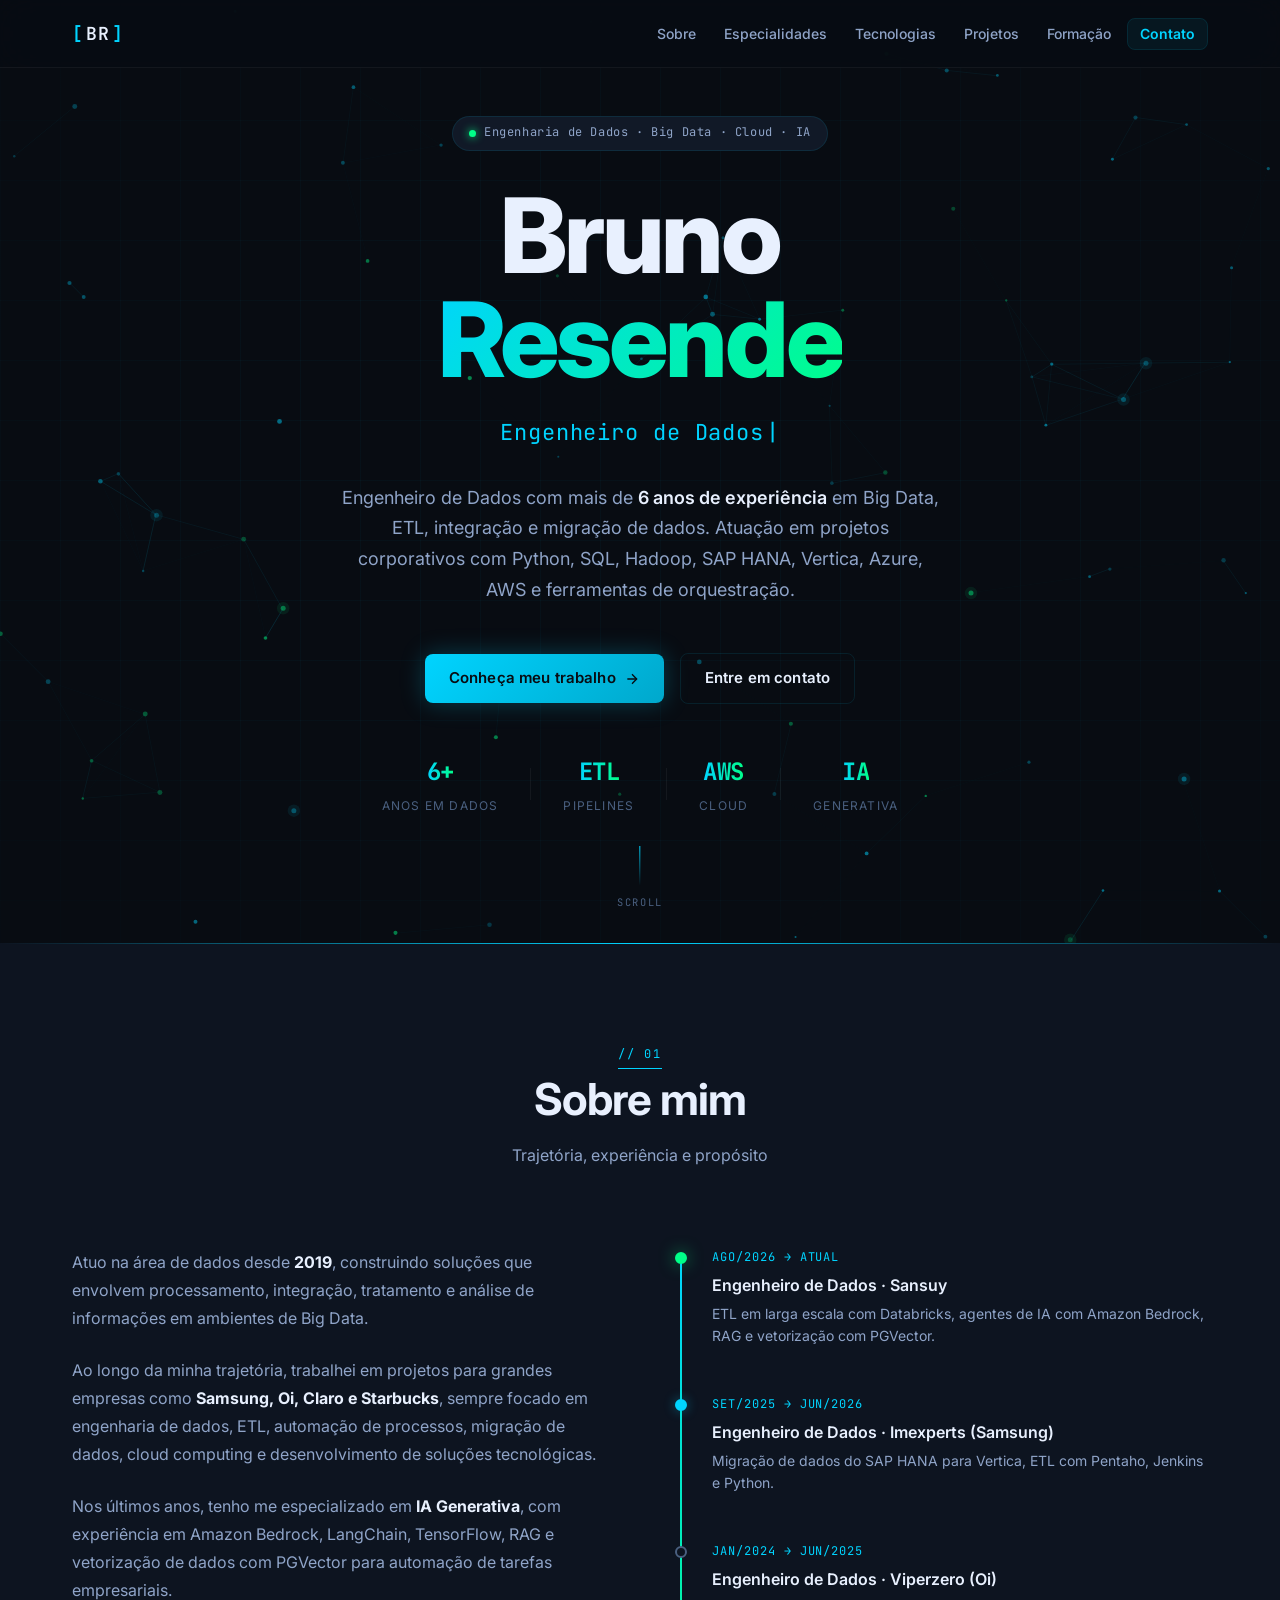
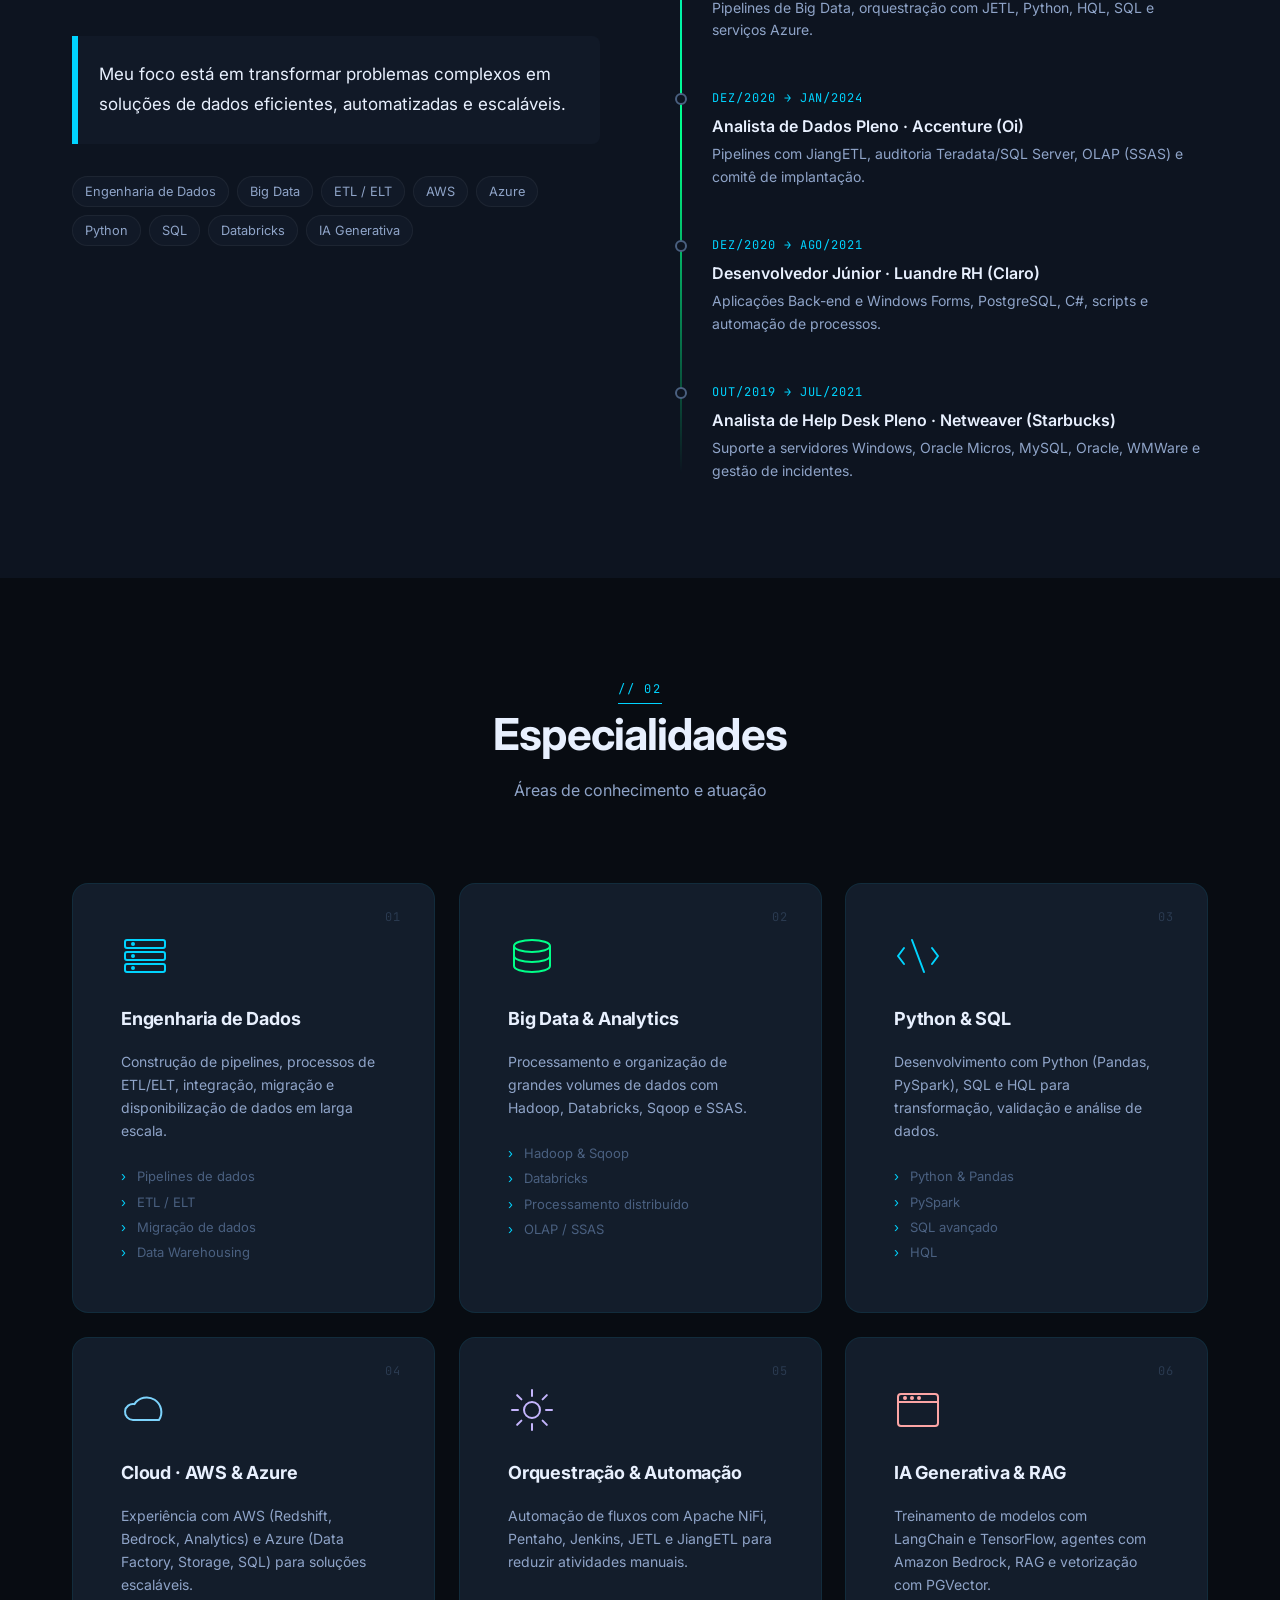
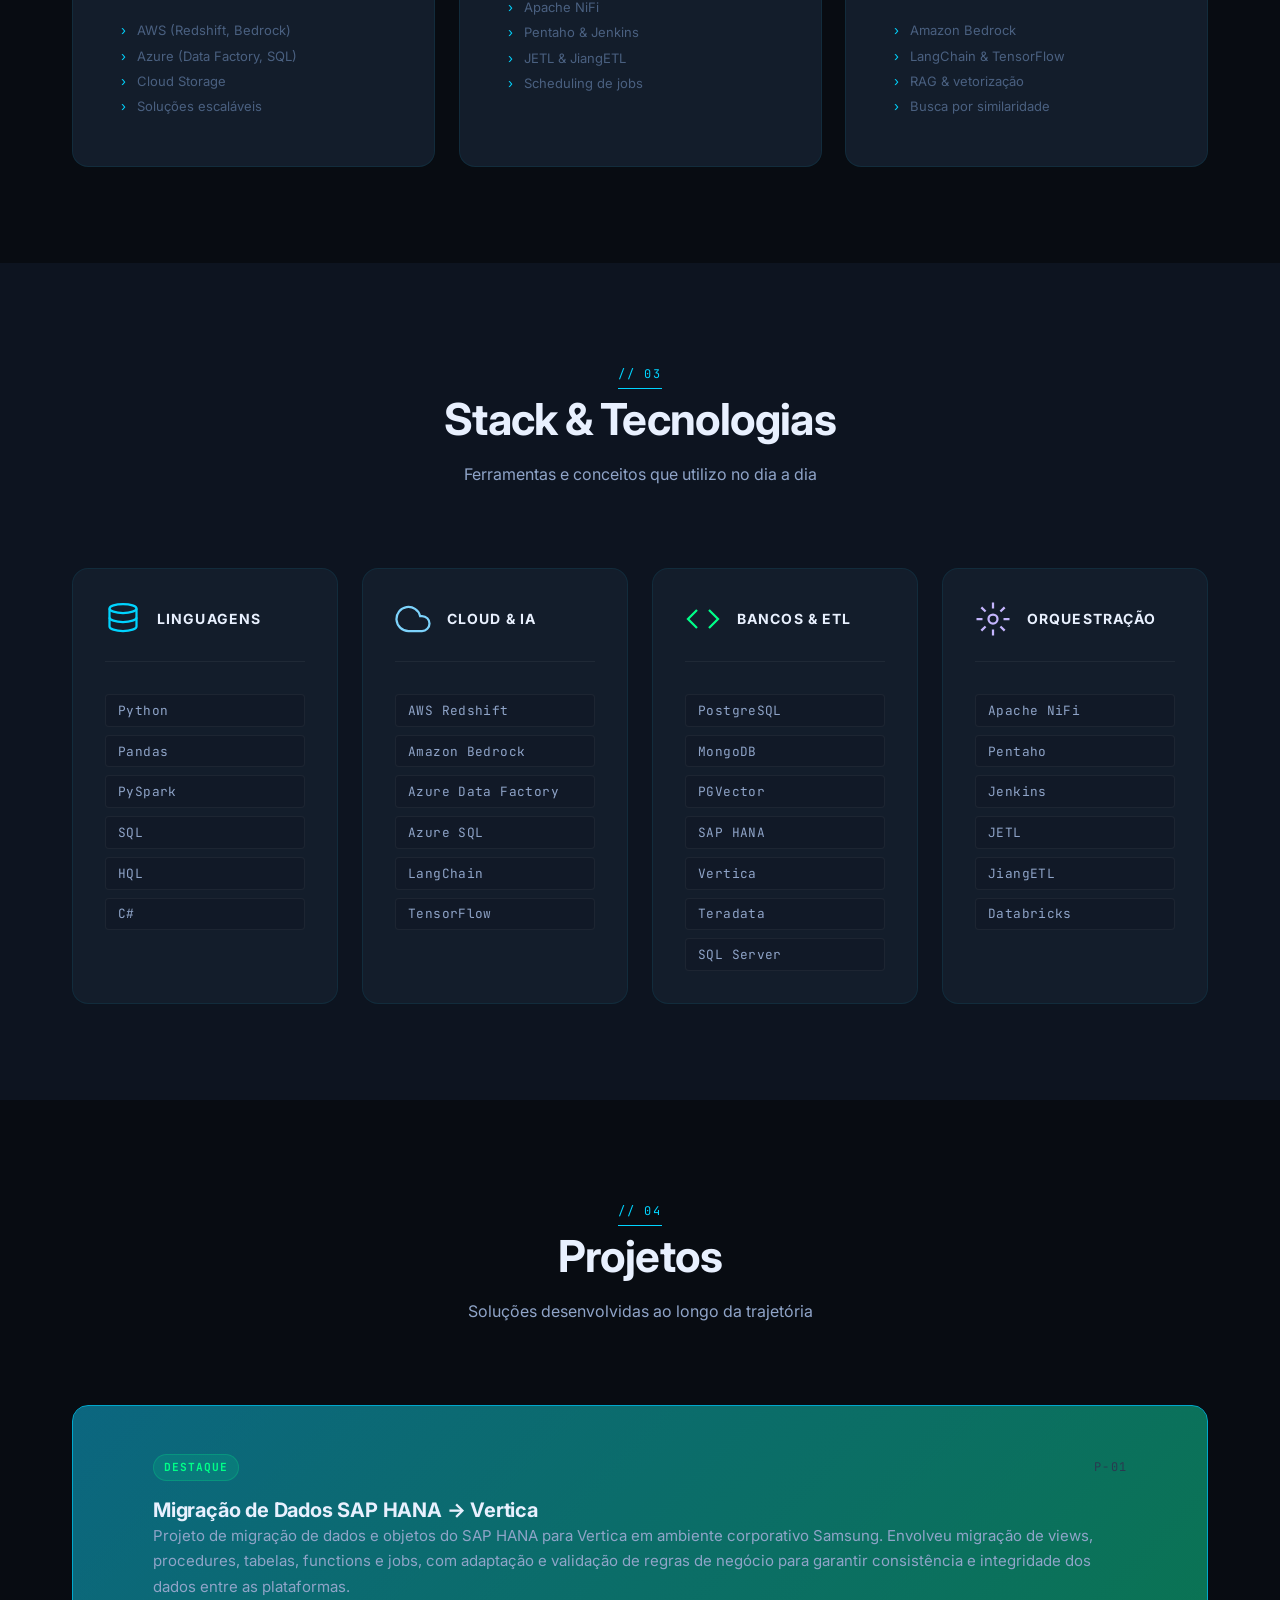
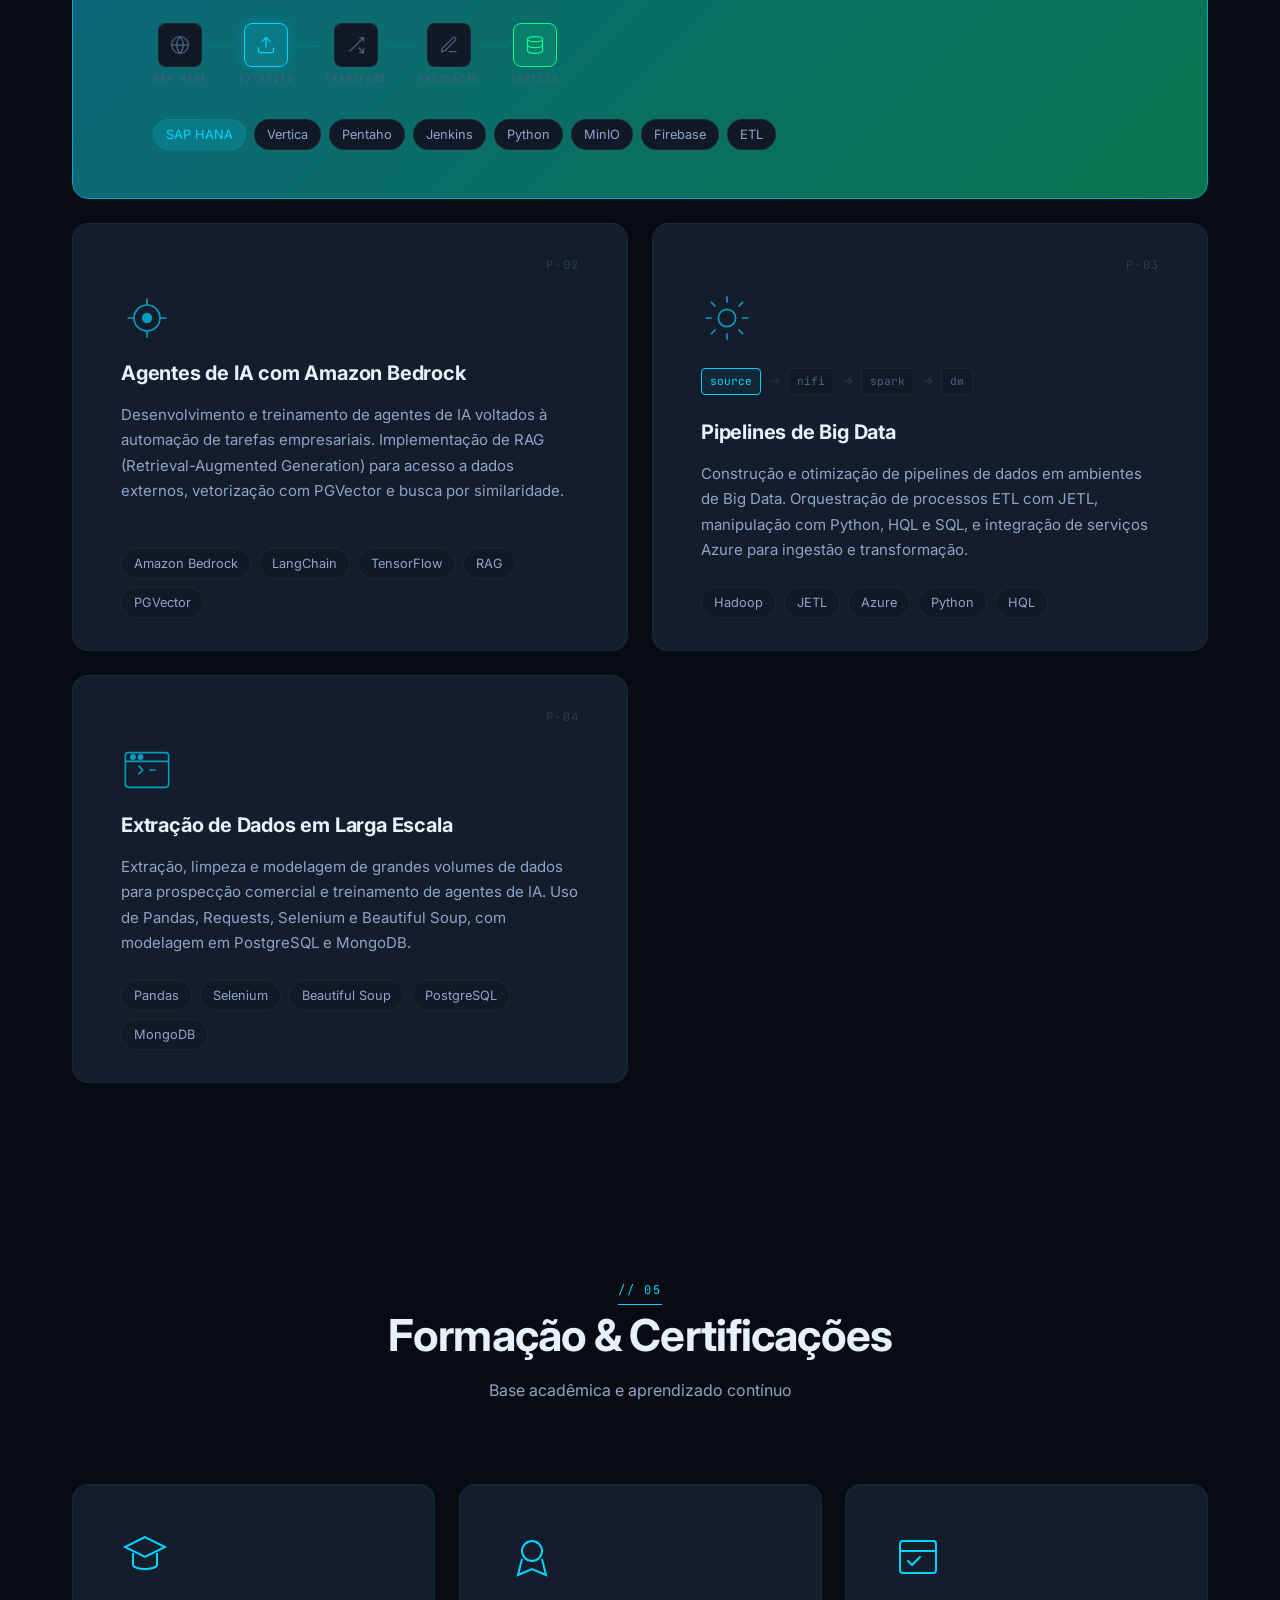
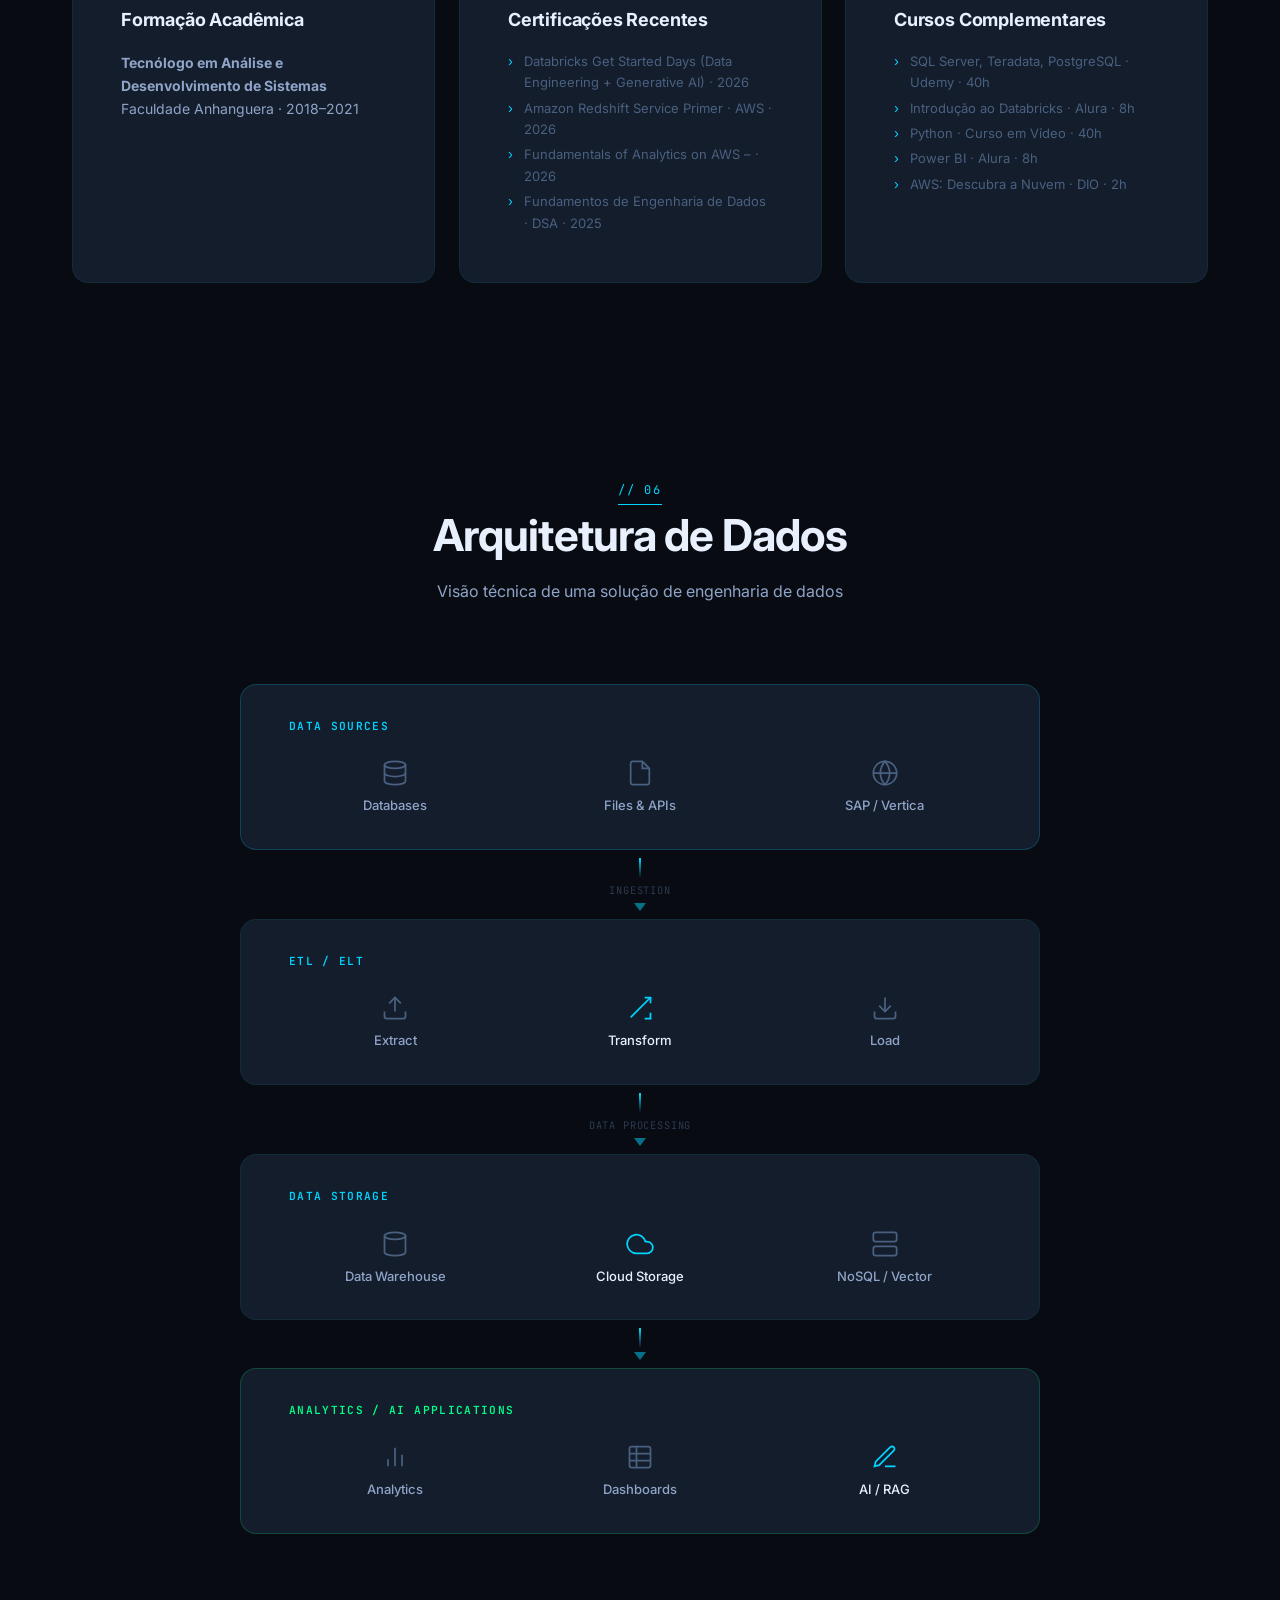
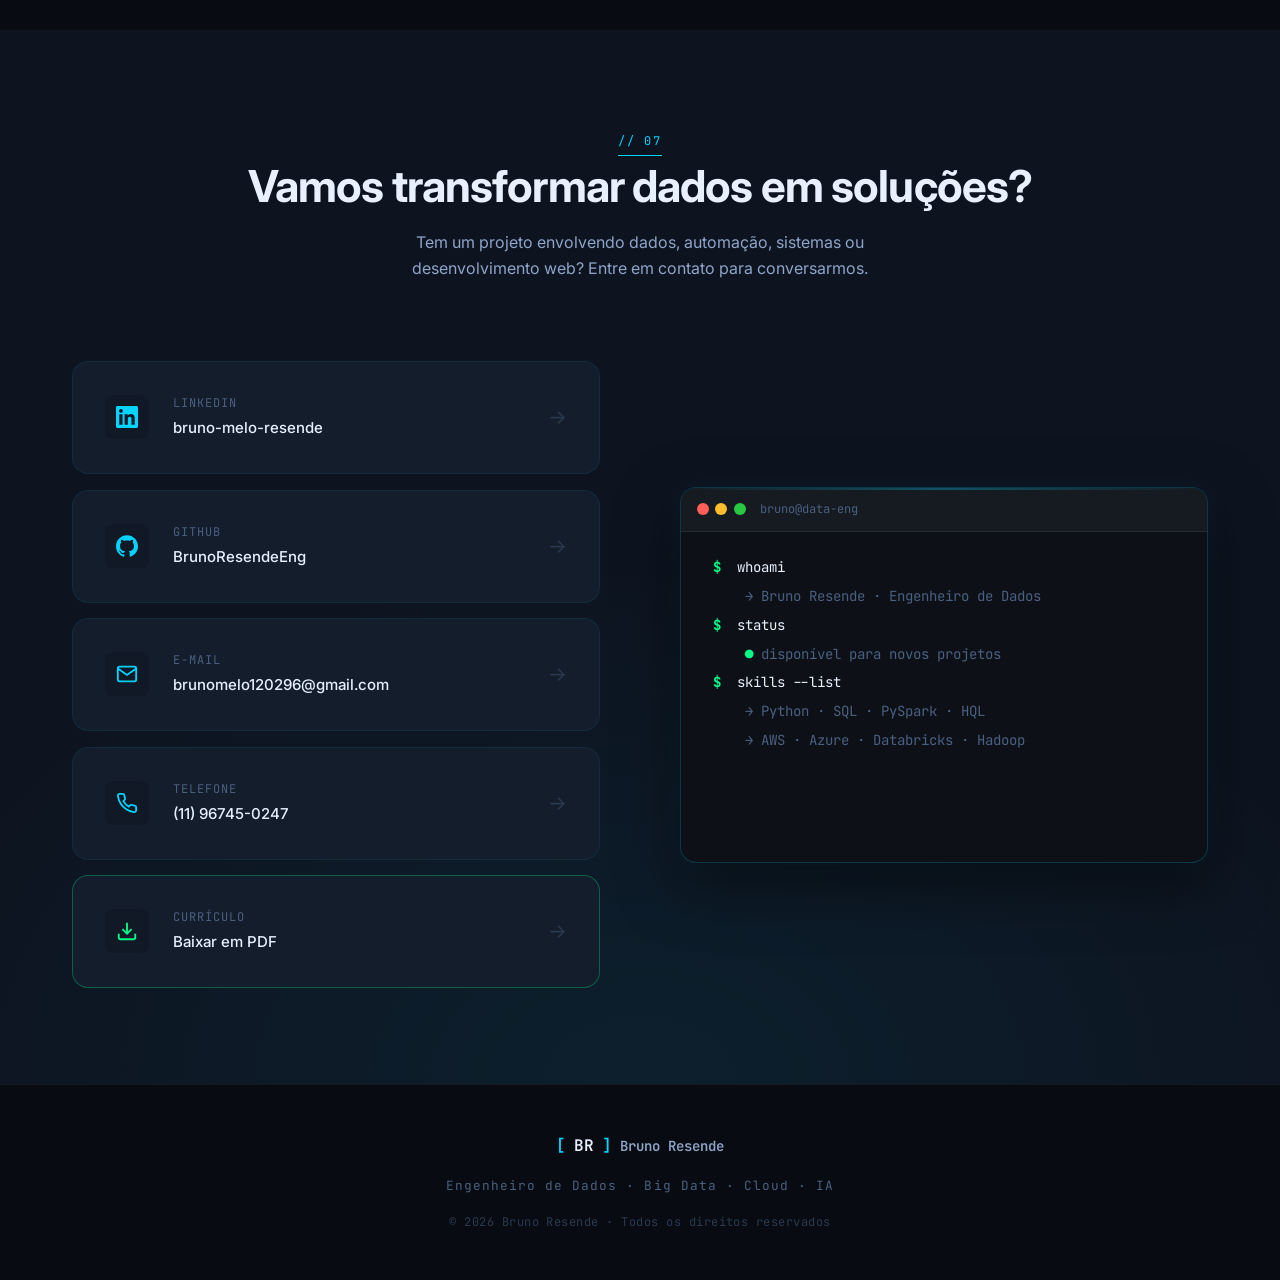
<file: index.html>
<!DOCTYPE html>
<html lang="pt-BR">
<head>
  <meta charset="UTF-8" />
  <meta name="viewport" content="width=device-width, initial-scale=1.0" />
  <meta http-equiv="X-UA-Compatible" content="IE=edge" />

  <!-- SEO -->
  <title>Bruno Resende | Engenheiro de Dados &amp; Big Data &amp; Cloud</title>
  <meta name="description" content="Bruno Resende — Engenheiro de Dados com mais de 6 anos de experiência em Big Data, ETL, Python, SQL, AWS, Azure, Databricks e IA Generativa. Portfólio profissional." />
  <meta name="keywords" content="Engenheiro de Dados, Big Data, ETL, Python, SQL, AWS, Azure, Databricks, IA Generativa, Bruno Resende" />
  <meta name="author" content="Bruno Resende" />
  <meta name="robots" content="index, follow" />
  <link rel="canonical" href="https://brunoresendeeng.github.io" />

  <!-- Open Graph -->
  <meta property="og:type" content="website" />
  <meta property="og:title" content="Bruno Resende | Engenheiro de Dados" />
  <meta property="og:description" content="Engenheiro de Dados com mais de 6 anos de experiência em Big Data, ETL, Python, SQL, AWS, Azure e IA Generativa." />
  <meta property="og:url" content="https://brunoresendeeng.github.io" />
  <meta property="og:locale" content="pt_BR" />

  <!-- Twitter Card -->
  <meta name="twitter:card" content="summary_large_image" />
  <meta name="twitter:title" content="Bruno Resende | Engenheiro de Dados" />
  <meta name="twitter:description" content="Engenheiro de Dados com experiência em Big Data, ETL, Python, SQL, AWS, Azure e IA Generativa." />

  <!-- Favicon -->
  <link rel="icon" type="image/svg+xml" href="assets/favicon.svg" />

  <!-- Google Fonts -->
  <link rel="preconnect" href="https://fonts.googleapis.com" />
  <link rel="preconnect" href="https://fonts.gstatic.com" crossorigin />
  <link href="https://fonts.googleapis.com/css2?family=Inter:wght@300;400;500;600;700;800&family=JetBrains+Mono:wght@300;400;500;600&display=swap" rel="stylesheet" />

  <!-- CSS -->
  <link rel="stylesheet" href="css/styles.css" />
  <link rel="stylesheet" href="css/animations.css" />

  <!-- Schema.org -->
  <script type="application/ld+json">
  {
    "@context": "https://schema.org",
    "@type": "Person",
    "name": "Bruno Resende",
    "jobTitle": "Engenheiro de Dados",
    "description": "Engenheiro de Dados com mais de 6 anos de experiência em Big Data, ETL, Python, SQL, AWS, Azure e IA Generativa.",
    "url": "https://brunoresendeeng.github.io",
    "sameAs": [
      "https://www.linkedin.com/in/bruno-melo-resende",
      "https://github.com/BrunoResendeEng"
    ]
  }
  </script>
</head>

<body>

  <!-- NAVIGATION -->
  <header class="nav-header" role="banner">
    <nav class="nav-container" aria-label="Navegação principal">
      <a href="#hero" class="nav-logo" aria-label="Bruno Resende - início">
        <span class="logo-bracket">[</span>
        <span class="logo-text">BR</span>
        <span class="logo-bracket">]</span>
      </a>

      <button class="nav-toggle" aria-label="Abrir menu" aria-expanded="false" aria-controls="nav-menu">
        <span></span><span></span><span></span>
      </button>

      <ul class="nav-menu" id="nav-menu" role="list">
        <li><a href="#sobre" class="nav-link">Sobre</a></li>
        <li><a href="#especialidades" class="nav-link">Especialidades</a></li>
        <li><a href="#tecnologias" class="nav-link">Tecnologias</a></li>
        <li><a href="#projetos" class="nav-link">Projetos</a></li>
        <li><a href="#formacao" class="nav-link">Formação</a></li>
        <li><a href="#contato" class="nav-link nav-link--cta">Contato</a></li>
      </ul>
    </nav>
  </header>

  <main>

    <!-- HERO -->
    <section id="hero" class="hero" aria-label="Apresentação">
      <canvas id="hero-canvas" aria-hidden="true"></canvas>
      <div class="hero-grid" aria-hidden="true"></div>

      <div class="hero-content">
        <div class="hero-badge reveal-up" aria-label="Área de atuação">
          <span class="badge-dot"></span>
          <span class="font-mono">Engenharia de Dados · Big Data · Cloud · IA</span>
        </div>

        <h1 class="hero-name reveal-up" style="animation-delay:.1s">
          Bruno<br /><span class="hero-name--highlight">Resende</span>
        </h1>

        <p class="hero-title reveal-up font-mono" style="animation-delay:.2s">
          <span class="type-cursor" id="typed-title"></span>
        </p>

        <p class="hero-description reveal-up" style="animation-delay:.35s">
          Engenheiro de Dados com mais de <strong>6 anos de experiência</strong> em
          Big Data, ETL, integração e migração de dados. Atuação em projetos corporativos
          com Python, SQL, Hadoop, SAP HANA, Vertica, Azure, AWS e ferramentas de orquestração.
        </p>

        <div class="hero-actions reveal-up" style="animation-delay:.5s">
          <a href="#projetos" class="btn btn--primary">
            <span>Conheça meu trabalho</span>
            <svg width="16" height="16" viewBox="0 0 24 24" fill="none" stroke="currentColor" stroke-width="2" aria-hidden="true"><line x1="5" y1="12" x2="19" y2="12"/><polyline points="12 5 19 12 12 19"/></svg>
          </a>
          <a href="#contato" class="btn btn--secondary">Entre em contato</a>
        </div>

        <div class="hero-stats reveal-up" style="animation-delay:.65s" aria-label="Estatísticas profissionais">
          <div class="stat-item">
            <span class="stat-number font-mono">6+</span>
            <span class="stat-label">Anos em dados</span>
          </div>
          <div class="stat-divider" aria-hidden="true"></div>
          <div class="stat-item">
            <span class="stat-number font-mono">ETL</span>
            <span class="stat-label">Pipelines</span>
          </div>
          <div class="stat-divider" aria-hidden="true"></div>
          <div class="stat-item">
            <span class="stat-number font-mono">AWS</span>
            <span class="stat-label">Cloud</span>
          </div>
          <div class="stat-divider" aria-hidden="true"></div>
          <div class="stat-item">
            <span class="stat-number font-mono">IA</span>
            <span class="stat-label">Generativa</span>
          </div>
        </div>
      </div>

      <div class="hero-pipeline" aria-hidden="true">
        <div class="pipeline-flow">
          <div class="pipe-node">SOURCE</div>
          <div class="pipe-arrow"></div>
          <div class="pipe-node pipe-node--active">INGEST</div>
          <div class="pipe-arrow"></div>
          <div class="pipe-node">ETL</div>
          <div class="pipe-arrow"></div>
          <div class="pipe-node">PROCESS</div>
          <div class="pipe-arrow"></div>
          <div class="pipe-node pipe-node--end">ANALYTICS</div>
        </div>
      </div>

      <div class="hero-scroll" aria-hidden="true">
        <div class="scroll-line"></div>
        <span class="scroll-label font-mono">scroll</span>
      </div>
    </section>

    <!-- SOBRE MIM -->
    <section id="sobre" class="section sobre" aria-labelledby="sobre-heading">
      <div class="container">
        <div class="section-header reveal-up">
          <span class="section-tag font-mono">// 01</span>
          <h2 id="sobre-heading" class="section-title">Sobre mim</h2>
          <p class="section-subtitle">Trajetória, experiência e propósito</p>
        </div>

        <div class="sobre-grid">
          <div class="sobre-text reveal-left">
            <p class="sobre-p">
              Atuo na área de dados desde <strong>2019</strong>, construindo soluções
              que envolvem processamento, integração, tratamento e análise de informações
              em ambientes de Big Data.
            </p>
            <p class="sobre-p">
              Ao longo da minha trajetória, trabalhei em projetos para grandes empresas
              como <strong>Samsung, Oi, Claro e Starbucks</strong>, sempre focado em
              engenharia de dados, ETL, automação de processos, migração de dados,
              cloud computing e desenvolvimento de soluções tecnológicas.
            </p>
            <p class="sobre-p">
              Nos últimos anos, tenho me especializado em <strong>IA Generativa</strong>,
              com experiência em Amazon Bedrock, LangChain, TensorFlow, RAG e vetorização
              de dados com PGVector para automação de tarefas empresariais.
            </p>
            <p class="sobre-p sobre-p--highlight">
              Meu foco está em transformar problemas complexos em soluções de dados
              eficientes, automatizadas e escaláveis.
            </p>

            <div class="sobre-tags" aria-label="Áreas de atuação">
              <span class="tag">Engenharia de Dados</span>
              <span class="tag">Big Data</span>
              <span class="tag">ETL / ELT</span>
              <span class="tag">AWS</span>
              <span class="tag">Azure</span>
              <span class="tag">Python</span>
              <span class="tag">SQL</span>
              <span class="tag">Databricks</span>
              <span class="tag">IA Generativa</span>
            </div>
          </div>

          <div class="timeline reveal-right" aria-label="Linha do tempo profissional">
            <div class="timeline-item">
              <div class="timeline-dot timeline-dot--glow"></div>
              <div class="timeline-content">
                <span class="timeline-year font-mono">Ago/2026 → Atual</span>
                <h3 class="timeline-title">Engenheiro de Dados · Sansuy</h3>
                <p class="timeline-desc">ETL em larga escala com Databricks, agentes de IA com Amazon Bedrock, RAG e vetorização com PGVector.</p>
              </div>
            </div>

            <div class="timeline-item">
              <div class="timeline-dot timeline-dot--active"></div>
              <div class="timeline-content">
                <span class="timeline-year font-mono">Set/2025 → Jun/2026</span>
                <h3 class="timeline-title">Engenheiro de Dados · Imexperts (Samsung)</h3>
                <p class="timeline-desc">Migração de dados do SAP HANA para Vertica, ETL com Pentaho, Jenkins e Python.</p>
              </div>
            </div>

            <div class="timeline-item">
              <div class="timeline-dot"></div>
              <div class="timeline-content">
                <span class="timeline-year font-mono">Jan/2024 → Jun/2025</span>
                <h3 class="timeline-title">Engenheiro de Dados · Viperzero (Oi)</h3>
                <p class="timeline-desc">Pipelines de Big Data, orquestração com JETL, Python, HQL, SQL e serviços Azure.</p>
              </div>
            </div>

            <div class="timeline-item">
              <div class="timeline-dot"></div>
              <div class="timeline-content">
                <span class="timeline-year font-mono">Dez/2020 → Jan/2024</span>
                <h3 class="timeline-title">Analista de Dados Pleno · Accenture (Oi)</h3>
                <p class="timeline-desc">Pipelines com JiangETL, auditoria Teradata/SQL Server, OLAP (SSAS) e comitê de implantação.</p>
              </div>
            </div>

            <div class="timeline-item">
              <div class="timeline-dot"></div>
              <div class="timeline-content">
                <span class="timeline-year font-mono">Dez/2020 → Ago/2021</span>
                <h3 class="timeline-title">Desenvolvedor Júnior · Luandre RH (Claro)</h3>
                <p class="timeline-desc">Aplicações Back-end e Windows Forms, PostgreSQL, C#, scripts e automação de processos.</p>
              </div>
            </div>

            <div class="timeline-item">
              <div class="timeline-dot"></div>
              <div class="timeline-content">
                <span class="timeline-year font-mono">Out/2019 → Jul/2021</span>
                <h3 class="timeline-title">Analista de Help Desk Pleno · Netweaver (Starbucks)</h3>
                <p class="timeline-desc">Suporte a servidores Windows, Oracle Micros, MySQL, Oracle, WMWare e gestão de incidentes.</p>
              </div>
            </div>
          </div>
        </div>
      </div>
    </section>

    <!-- ESPECIALIDADES -->
    <section id="especialidades" class="section especialidades" aria-labelledby="especialidades-heading">
      <div class="container">
        <div class="section-header reveal-up">
          <span class="section-tag font-mono">// 02</span>
          <h2 id="especialidades-heading" class="section-title">Especialidades</h2>
          <p class="section-subtitle">Áreas de conhecimento e atuação</p>
        </div>

        <div class="cards-grid" role="list">

          <article class="card card--data reveal-up" role="listitem" style="animation-delay:.05s">
            <div class="card-icon" aria-hidden="true">
              <svg viewBox="0 0 48 48" fill="none" xmlns="http://www.w3.org/2000/svg">
                <rect x="4" y="8" width="40" height="8" rx="2" stroke="currentColor" stroke-width="2"/>
                <rect x="4" y="20" width="40" height="8" rx="2" stroke="currentColor" stroke-width="2"/>
                <rect x="4" y="32" width="40" height="8" rx="2" stroke="currentColor" stroke-width="2"/>
                <circle cx="12" cy="12" r="2" fill="currentColor"/>
                <circle cx="12" cy="24" r="2" fill="currentColor"/>
                <circle cx="12" cy="36" r="2" fill="currentColor"/>
              </svg>
            </div>
            <div class="card-number font-mono">01</div>
            <h3 class="card-title">Engenharia de Dados</h3>
            <p class="card-desc">Construção de pipelines, processos de ETL/ELT, integração, migração e disponibilização de dados em larga escala.</p>
            <ul class="card-list" aria-label="Competências">
              <li>Pipelines de dados</li>
              <li>ETL / ELT</li>
              <li>Migração de dados</li>
              <li>Data Warehousing</li>
            </ul>
            <div class="card-glow" aria-hidden="true"></div>
          </article>

          <article class="card card--bigdata reveal-up" role="listitem" style="animation-delay:.1s">
            <div class="card-icon" aria-hidden="true">
              <svg viewBox="0 0 48 48" fill="none" xmlns="http://www.w3.org/2000/svg">
                <ellipse cx="24" cy="14" rx="18" ry="6" stroke="currentColor" stroke-width="2"/>
                <path d="M6 14v10c0 3.314 8.059 6 18 6s18-2.686 18-6V14" stroke="currentColor" stroke-width="2"/>
                <path d="M6 24v10c0 3.314 8.059 6 18 6s18-2.686 18-6V24" stroke="currentColor" stroke-width="2"/>
              </svg>
            </div>
            <div class="card-number font-mono">02</div>
            <h3 class="card-title">Big Data &amp; Analytics</h3>
            <p class="card-desc">Processamento e organização de grandes volumes de dados com Hadoop, Databricks, Sqoop e SSAS.</p>
            <ul class="card-list" aria-label="Competências">
              <li>Hadoop &amp; Sqoop</li>
              <li>Databricks</li>
              <li>Processamento distribuído</li>
              <li>OLAP / SSAS</li>
            </ul>
            <div class="card-glow" aria-hidden="true"></div>
          </article>

          <article class="card card--sql reveal-up" role="listitem" style="animation-delay:.15s">
            <div class="card-icon" aria-hidden="true">
              <svg viewBox="0 0 48 48" fill="none" xmlns="http://www.w3.org/2000/svg">
                <polyline points="10,16 4,24 10,32" stroke="currentColor" stroke-width="2" stroke-linecap="round" stroke-linejoin="round"/>
                <polyline points="38,16 44,24 38,32" stroke="currentColor" stroke-width="2" stroke-linecap="round" stroke-linejoin="round"/>
                <line x1="18" y1="8" x2="30" y2="40" stroke="currentColor" stroke-width="2" stroke-linecap="round"/>
              </svg>
            </div>
            <div class="card-number font-mono">03</div>
            <h3 class="card-title">Python &amp; SQL</h3>
            <p class="card-desc">Desenvolvimento com Python (Pandas, PySpark), SQL e HQL para transformação, validação e análise de dados.</p>
            <ul class="card-list" aria-label="Competências">
              <li>Python &amp; Pandas</li>
              <li>PySpark</li>
              <li>SQL avançado</li>
              <li>HQL</li>
            </ul>
            <div class="card-glow" aria-hidden="true"></div>
          </article>

          <article class="card card--cloud reveal-up" role="listitem" style="animation-delay:.2s">
            <div class="card-icon" aria-hidden="true">
              <svg viewBox="0 0 48 48" fill="none" xmlns="http://www.w3.org/2000/svg">
                <path d="M38 34H12a8 8 0 1 1 1.42-15.88A12 12 0 1 1 38 34z" stroke="currentColor" stroke-width="2"/>
              </svg>
            </div>
            <div class="card-number font-mono">04</div>
            <h3 class="card-title">Cloud · AWS &amp; Azure</h3>
            <p class="card-desc">Experiência com AWS (Redshift, Bedrock, Analytics) e Azure (Data Factory, Storage, SQL) para soluções escaláveis.</p>
            <ul class="card-list" aria-label="Competências">
              <li>AWS (Redshift, Bedrock)</li>
              <li>Azure (Data Factory, SQL)</li>
              <li>Cloud Storage</li>
              <li>Soluções escaláveis</li>
            </ul>
            <div class="card-glow" aria-hidden="true"></div>
          </article>

          <article class="card card--auto reveal-up" role="listitem" style="animation-delay:.25s">
            <div class="card-icon" aria-hidden="true">
              <svg viewBox="0 0 48 48" fill="none" xmlns="http://www.w3.org/2000/svg">
                <circle cx="24" cy="24" r="8" stroke="currentColor" stroke-width="2"/>
                <path d="M24 4v6M24 38v6M4 24h6M38 24h6" stroke="currentColor" stroke-width="2" stroke-linecap="round"/>
                <path d="M9.17 9.17l4.24 4.24M34.6 34.6l4.24 4.24M9.17 38.83l4.24-4.24M34.6 13.4l4.24-4.24" stroke="currentColor" stroke-width="2" stroke-linecap="round"/>
              </svg>
            </div>
            <div class="card-number font-mono">05</div>
            <h3 class="card-title">Orquestração &amp; Automação</h3>
            <p class="card-desc">Automação de fluxos com Apache NiFi, Pentaho, Jenkins, JETL e JiangETL para reduzir atividades manuais.</p>
            <ul class="card-list" aria-label="Competências">
              <li>Apache NiFi</li>
              <li>Pentaho &amp; Jenkins</li>
              <li>JETL &amp; JiangETL</li>
              <li>Scheduling de jobs</li>
            </ul>
            <div class="card-glow" aria-hidden="true"></div>
          </article>

          <article class="card card--web reveal-up" role="listitem" style="animation-delay:.3s">
            <div class="card-icon" aria-hidden="true">
              <svg viewBox="0 0 48 48" fill="none" xmlns="http://www.w3.org/2000/svg">
                <rect x="4" y="8" width="40" height="32" rx="3" stroke="currentColor" stroke-width="2"/>
                <path d="M4 16h40" stroke="currentColor" stroke-width="2"/>
                <circle cx="11" cy="12" r="2" fill="currentColor"/>
                <circle cx="18" cy="12" r="2" fill="currentColor"/>
                <circle cx="25" cy="12" r="2" fill="currentColor"/>
              </svg>
            </div>
            <div class="card-number font-mono">06</div>
            <h3 class="card-title">IA Generativa &amp; RAG</h3>
            <p class="card-desc">Treinamento de modelos com LangChain e TensorFlow, agentes com Amazon Bedrock, RAG e vetorização com PGVector.</p>
            <ul class="card-list" aria-label="Competências">
              <li>Amazon Bedrock</li>
              <li>LangChain &amp; TensorFlow</li>
              <li>RAG &amp; vetorização</li>
              <li>Busca por similaridade</li>
            </ul>
            <div class="card-glow" aria-hidden="true"></div>
          </article>

        </div>
      </div>
    </section>

    <!-- TECNOLOGIAS -->
    <section id="tecnologias" class="section tecnologias" aria-labelledby="tecnologias-heading">
      <div class="container">
        <div class="section-header reveal-up">
          <span class="section-tag font-mono">// 03</span>
          <h2 id="tecnologias-heading" class="section-title">Stack &amp; Tecnologias</h2>
          <p class="section-subtitle">Ferramentas e conceitos que utilizo no dia a dia</p>
        </div>

        <div class="tech-grid">

          <div class="tech-category reveal-up" style="animation-delay:.05s">
            <div class="tech-category-header">
              <div class="tech-category-icon tech-icon--data" aria-hidden="true">
                <svg viewBox="0 0 24 24" fill="none" stroke="currentColor" stroke-width="1.5"><ellipse cx="12" cy="5" rx="9" ry="3"/><path d="M3 5v6c0 1.657 4.029 3 9 3s9-1.343 9-3V5"/><path d="M3 11v6c0 1.657 4.029 3 9 3s9-1.343 9-3v-6"/></svg>
              </div>
              <h3 class="tech-category-title">Linguagens</h3>
            </div>
            <ul class="tech-list" role="list">
              <li class="tech-item"><span class="tech-pill">Python</span></li>
              <li class="tech-item"><span class="tech-pill">Pandas</span></li>
              <li class="tech-item"><span class="tech-pill">PySpark</span></li>
              <li class="tech-item"><span class="tech-pill">SQL</span></li>
              <li class="tech-item"><span class="tech-pill">HQL</span></li>
              <li class="tech-item"><span class="tech-pill">C#</span></li>
            </ul>
          </div>

          <div class="tech-category reveal-up" style="animation-delay:.1s">
            <div class="tech-category-header">
              <div class="tech-category-icon tech-icon--cloud" aria-hidden="true">
                <svg viewBox="0 0 24 24" fill="none" stroke="currentColor" stroke-width="1.5"><path d="M18 10h-1.26A8 8 0 1 0 9 20h9a5 5 0 0 0 0-10z"/></svg>
              </div>
              <h3 class="tech-category-title">Cloud &amp; IA</h3>
            </div>
            <ul class="tech-list" role="list">
              <li class="tech-item"><span class="tech-pill">AWS Redshift</span></li>
              <li class="tech-item"><span class="tech-pill">Amazon Bedrock</span></li>
              <li class="tech-item"><span class="tech-pill">Azure Data Factory</span></li>
              <li class="tech-item"><span class="tech-pill">Azure SQL</span></li>
              <li class="tech-item"><span class="tech-pill">LangChain</span></li>
              <li class="tech-item"><span class="tech-pill">TensorFlow</span></li>
            </ul>
          </div>

          <div class="tech-category reveal-up" style="animation-delay:.15s">
            <div class="tech-category-header">
              <div class="tech-category-icon tech-icon--dev" aria-hidden="true">
                <svg viewBox="0 0 24 24" fill="none" stroke="currentColor" stroke-width="1.5"><polyline points="16 18 22 12 16 6"/><polyline points="8 6 2 12 8 18"/></svg>
              </div>
              <h3 class="tech-category-title">Bancos &amp; ETL</h3>
            </div>
            <ul class="tech-list" role="list">
              <li class="tech-item"><span class="tech-pill">PostgreSQL</span></li>
              <li class="tech-item"><span class="tech-pill">MongoDB</span></li>
              <li class="tech-item"><span class="tech-pill">PGVector</span></li>
              <li class="tech-item"><span class="tech-pill">SAP HANA</span></li>
              <li class="tech-item"><span class="tech-pill">Vertica</span></li>
              <li class="tech-item"><span class="tech-pill">Teradata</span></li>
              <li class="tech-item"><span class="tech-pill">SQL Server</span></li>
            </ul>
          </div>

          <div class="tech-category reveal-up" style="animation-delay:.2s">
            <div class="tech-category-header">
              <div class="tech-category-icon tech-icon--auto" aria-hidden="true">
                <svg viewBox="0 0 24 24" fill="none" stroke="currentColor" stroke-width="1.5"><circle cx="12" cy="12" r="3"/><path d="M12 1v4M12 19v4M4.22 4.22l2.83 2.83M16.95 16.95l2.83 2.83M1 12h4M19 12h4M4.22 19.78l2.83-2.83M16.95 7.05l2.83-2.83"/></svg>
              </div>
              <h3 class="tech-category-title">Orquestração</h3>
            </div>
            <ul class="tech-list" role="list">
              <li class="tech-item"><span class="tech-pill">Apache NiFi</span></li>
              <li class="tech-item"><span class="tech-pill">Pentaho</span></li>
              <li class="tech-item"><span class="tech-pill">Jenkins</span></li>
              <li class="tech-item"><span class="tech-pill">JETL</span></li>
              <li class="tech-item"><span class="tech-pill">JiangETL</span></li>
              <li class="tech-item"><span class="tech-pill">Databricks</span></li>
            </ul>
          </div>

        </div>
      </div>
    </section>

    <!-- PROJETOS -->
    <section id="projetos" class="section projetos" aria-labelledby="projetos-heading">
      <div class="container">
        <div class="section-header reveal-up">
          <span class="section-tag font-mono">// 04</span>
          <h2 id="projetos-heading" class="section-title">Projetos</h2>
          <p class="section-subtitle">Soluções desenvolvidas ao longo da trajetória</p>
        </div>

        <div class="projetos-grid">

          <!-- Projeto 1 — DESTAQUE -->
          <article class="projeto-card projeto-card--full reveal-up" aria-label="Projeto: Migração SAP HANA para Vertica">
            <div class="projeto-card-inner">
              <div class="projeto-meta">
                <span class="projeto-badge font-mono">Destaque</span>
                <span class="projeto-number font-mono">P-01</span>
              </div>
              <div class="projeto-content">
                <h3 class="projeto-title">Migração de Dados SAP HANA → Vertica</h3>
                <p class="projeto-desc">
                  Projeto de migração de dados e objetos do SAP HANA para Vertica em ambiente
                  corporativo Samsung. Envolveu migração de views, procedures, tabelas, functions
                  e jobs, com adaptação e validação de regras de negócio para garantir
                  consistência e integridade dos dados entre as plataformas.
                </p>

                <div class="etl-flow" aria-label="Fluxo do pipeline ETL" role="img">
                  <div class="etl-step">
                    <div class="etl-node">
                      <svg viewBox="0 0 24 24" fill="none" stroke="currentColor" stroke-width="1.5" aria-hidden="true"><circle cx="12" cy="12" r="10"/><path d="M12 2a15.3 15.3 0 0 1 4 10 15.3 15.3 0 0 1-4 10 15.3 15.3 0 0 1-4-10 15.3 15.3 0 0 1 4-10z"/><path d="M2 12h20"/></svg>
                    </div>
                    <span class="etl-label">SAP HANA</span>
                  </div>
                  <div class="etl-connector"><div class="etl-line"></div></div>
                  <div class="etl-step">
                    <div class="etl-node etl-node--active">
                      <svg viewBox="0 0 24 24" fill="none" stroke="currentColor" stroke-width="1.5" aria-hidden="true"><path d="M21 15v4a2 2 0 0 1-2 2H5a2 2 0 0 1-2-2v-4"/><polyline points="17 8 12 3 7 8"/><line x1="12" y1="3" x2="12" y2="15"/></svg>
                    </div>
                    <span class="etl-label">Extração</span>
                  </div>
                  <div class="etl-connector"><div class="etl-line"></div></div>
                  <div class="etl-step">
                    <div class="etl-node">
                      <svg viewBox="0 0 24 24" fill="none" stroke="currentColor" stroke-width="1.5" aria-hidden="true"><polyline points="16 3 21 3 21 8"/><line x1="4" y1="20" x2="21" y2="3"/><polyline points="21 16 21 21 16 21"/><line x1="15" y1="15" x2="21" y2="21"/></svg>
                    </div>
                    <span class="etl-label">Transform</span>
                  </div>
                  <div class="etl-connector"><div class="etl-line"></div></div>
                  <div class="etl-step">
                    <div class="etl-node">
                      <svg viewBox="0 0 24 24" fill="none" stroke="currentColor" stroke-width="1.5" aria-hidden="true"><path d="M12 20h9"/><path d="M16.5 3.5a2.121 2.121 0 0 1 3 3L7 19l-4 1 1-4L16.5 3.5z"/></svg>
                    </div>
                    <span class="etl-label">Validação</span>
                  </div>
                  <div class="etl-connector"><div class="etl-line"></div></div>
                  <div class="etl-step">
                    <div class="etl-node etl-node--end">
                      <svg viewBox="0 0 24 24" fill="none" stroke="currentColor" stroke-width="1.5" aria-hidden="true"><ellipse cx="12" cy="5" rx="9" ry="3"/><path d="M3 5v14c0 1.657 4.029 3 9 3s9-1.343 9-3V5"/><path d="M3 12c0 1.657 4.029 3 9 3s9-1.343 9-3"/></svg>
                    </div>
                    <span class="etl-label">Vertica</span>
                  </div>
                </div>

                <div class="projeto-tags" aria-label="Tecnologias do projeto">
                  <span class="tag tag--accent">SAP HANA</span>
                  <span class="tag">Vertica</span>
                  <span class="tag">Pentaho</span>
                  <span class="tag">Jenkins</span>
                  <span class="tag">Python</span>
                  <span class="tag">MinIO</span>
                  <span class="tag">Firebase</span>
                  <span class="tag">ETL</span>
                </div>
              </div>
            </div>
            <div class="projeto-glow" aria-hidden="true"></div>
          </article>

          <!-- Projeto 2 -->
          <article class="projeto-card reveal-up" style="animation-delay:.1s" aria-label="Projeto: Agentes de IA e RAG">
            <div class="projeto-card-inner">
              <div class="projeto-meta">
                <span class="projeto-number font-mono">P-02</span>
              </div>
              <div class="projeto-icon" aria-hidden="true">
                <svg viewBox="0 0 48 48" fill="none" stroke="currentColor" stroke-width="1.5">
                  <circle cx="24" cy="24" r="12"/>
                  <path d="M24 12v-6M24 42v-6M12 24H6M42 24h-6"/>
                  <circle cx="24" cy="24" r="4" fill="currentColor"/>
                </svg>
              </div>
              <h3 class="projeto-title">Agentes de IA com Amazon Bedrock</h3>
              <p class="projeto-desc">
                Desenvolvimento e treinamento de agentes de IA voltados à automação de tarefas
                empresariais. Implementação de RAG (Retrieval-Augmented Generation) para acesso
                a dados externos, vetorização com PGVector e busca por similaridade.
              </p>
              <div class="projeto-tags">
                <span class="tag">Amazon Bedrock</span>
                <span class="tag">LangChain</span>
                <span class="tag">TensorFlow</span>
                <span class="tag">RAG</span>
                <span class="tag">PGVector</span>
              </div>
            </div>
            <div class="projeto-glow" aria-hidden="true"></div>
          </article>

          <!-- Projeto 3 -->
          <article class="projeto-card reveal-up" style="animation-delay:.15s" aria-label="Projeto: Pipelines Big Data">
            <div class="projeto-card-inner">
              <div class="projeto-meta">
                <span class="projeto-number font-mono">P-03</span>
              </div>
              <div class="projeto-icon" aria-hidden="true">
                <svg viewBox="0 0 48 48" fill="none" stroke="currentColor" stroke-width="1.5">
                  <circle cx="24" cy="24" r="8"/>
                  <path d="M24 4v6M24 38v6M4 24h6M38 24h6"/>
                  <path d="M9.17 9.17l4.24 4.24M34.6 34.6l4.24 4.24M9.17 38.83l4.24-4.24M34.6 13.4l4.24-4.24"/>
                </svg>
              </div>
              <div class="mini-pipeline" aria-label="Pipeline de execução" role="img">
                <span class="mini-pipe font-mono">source</span>
                <span class="mini-arrow">→</span>
                <span class="mini-pipe mini-pipe--active font-mono">nifi</span>
                <span class="mini-arrow">→</span>
                <span class="mini-pipe font-mono">spark</span>
                <span class="mini-arrow">→</span>
                <span class="mini-pipe font-mono">dw</span>
              </div>
              <h3 class="projeto-title">Pipelines de Big Data</h3>
              <p class="projeto-desc">
                Construção e otimização de pipelines de dados em ambientes de Big Data.
                Orquestração de processos ETL com JETL, manipulação com Python, HQL e SQL,
                e integração de serviços Azure para ingestão e transformação.
              </p>
              <div class="projeto-tags">
                <span class="tag">Hadoop</span>
                <span class="tag">JETL</span>
                <span class="tag">Azure</span>
                <span class="tag">Python</span>
                <span class="tag">HQL</span>
              </div>
            </div>
            <div class="projeto-glow" aria-hidden="true"></div>
          </article>

          <!-- Projeto 4 -->
          <article class="projeto-card reveal-up" style="animation-delay:.2s" aria-label="Projeto: Extração de Dados em Larga Escala">
            <div class="projeto-card-inner">
              <div class="projeto-meta">
                <span class="projeto-number font-mono">P-04</span>
              </div>
              <div class="projeto-icon" aria-hidden="true">
                <svg viewBox="0 0 48 48" fill="none" stroke="currentColor" stroke-width="1.5">
                  <rect x="4" y="8" width="40" height="32" rx="3"/>
                  <path d="M4 16h40"/>
                  <circle cx="11" cy="12" r="2" fill="currentColor"/>
                  <circle cx="18" cy="12" r="2" fill="currentColor"/>
                  <path d="M16 28l4-4-4-4M26 24h6"/>
                </svg>
              </div>
              <h3 class="projeto-title">Extração de Dados em Larga Escala</h3>
              <p class="projeto-desc">
                Extração, limpeza e modelagem de grandes volumes de dados para prospecção
                comercial e treinamento de agentes de IA. Uso de Pandas, Requests, Selenium
                e Beautiful Soup, com modelagem em PostgreSQL e MongoDB.
              </p>
              <div class="projeto-tags">
                <span class="tag">Pandas</span>
                <span class="tag">Selenium</span>
                <span class="tag">Beautiful Soup</span>
                <span class="tag">PostgreSQL</span>
                <span class="tag">MongoDB</span>
              </div>
            </div>
            <div class="projeto-glow" aria-hidden="true"></div>
          </article>

        </div>
      </div>
    </section>

    <!-- FORMAÇÃO E CERTIFICAÇÕES -->
    <section id="formacao" class="section" aria-labelledby="formacao-heading">
      <div class="container">
        <div class="section-header reveal-up">
          <span class="section-tag font-mono">// 05</span>
          <h2 id="formacao-heading" class="section-title">Formação &amp; Certificações</h2>
          <p class="section-subtitle">Base acadêmica e aprendizado contínuo</p>
        </div>

        <div class="cards-grid" role="list">

          <article class="card reveal-up" role="listitem" style="animation-delay:.05s">
            <div class="card-icon" aria-hidden="true">
              <svg viewBox="0 0 48 48" fill="none" xmlns="http://www.w3.org/2000/svg">
                <path d="M24 4L4 14l20 10 20-10L24 4z" stroke="currentColor" stroke-width="2"/>
                <path d="M12 20v12c0 2 5.4 4 12 4s12-2 12-4V20" stroke="currentColor" stroke-width="2"/>
              </svg>
            </div>
            <h3 class="card-title">Formação Acadêmica</h3>
            <p class="card-desc">
              <strong>Tecnólogo em Análise e Desenvolvimento de Sistemas</strong><br>
              Faculdade Anhanguera · 2018–2021
            </p>
            <div class="card-glow" aria-hidden="true"></div>
          </article>

          <article class="card reveal-up" role="listitem" style="animation-delay:.1s">
            <div class="card-icon" aria-hidden="true">
              <svg viewBox="0 0 48 48" fill="none" xmlns="http://www.w3.org/2000/svg">
                <circle cx="24" cy="18" r="10" stroke="currentColor" stroke-width="2"/>
                <path d="M14 26l-4 16 14-6 14 6-4-16" stroke="currentColor" stroke-width="2"/>
              </svg>
            </div>
            <h3 class="card-title">Certificações Recentes</h3>
            <ul class="card-list" aria-label="Certificações">
              <li>Databricks Get Started Days (Data Engineering + Generative AI) · 2026</li>
              <li>Amazon Redshift Service Primer · AWS · 2026</li>
              <li>Fundamentals of Analytics on AWS – · 2026</li>
              <li>Fundamentos de Engenharia de Dados · DSA · 2025</li>
            </ul>
            <div class="card-glow" aria-hidden="true"></div>
          </article>

          <article class="card reveal-up" role="listitem" style="animation-delay:.15s">
            <div class="card-icon" aria-hidden="true">
              <svg viewBox="0 0 48 48" fill="none" xmlns="http://www.w3.org/2000/svg">
                <rect x="6" y="8" width="36" height="32" rx="3" stroke="currentColor" stroke-width="2"/>
                <path d="M6 18h36" stroke="currentColor" stroke-width="2"/>
                <path d="M14 28l4 4 8-8" stroke="currentColor" stroke-width="2" stroke-linecap="round" stroke-linejoin="round"/>
              </svg>
            </div>
            <h3 class="card-title">Cursos Complementares</h3>
            <ul class="card-list" aria-label="Cursos">
              <li>SQL Server, Teradata, PostgreSQL · Udemy · 40h</li>
              <li>Introdução ao Databricks · Alura · 8h</li>
              <li>Python · Curso em Vídeo · 40h</li>
              <li>Power BI · Alura · 8h</li>
              <li>AWS: Descubra a Nuvem · DIO · 2h</li>
            </ul>
            <div class="card-glow" aria-hidden="true"></div>
          </article>

        </div>
      </div>
    </section>

    <!-- ARQUITETURA -->
    <section id="arquitetura" class="section arquitetura" aria-labelledby="arquitetura-heading">
      <div class="container">
        <div class="section-header reveal-up">
          <span class="section-tag font-mono">// 06</span>
          <h2 id="arquitetura-heading" class="section-title">Arquitetura de Dados</h2>
          <p class="section-subtitle">Visão técnica de uma solução de engenharia de dados</p>
        </div>

        <div class="arch-diagram reveal-up" role="img" aria-label="Diagrama de arquitetura de dados">

          <div class="arch-layer arch-layer--sources">
            <div class="arch-layer-label font-mono">Data Sources</div>
            <div class="arch-layer-items">
              <div class="arch-item">
                <svg viewBox="0 0 24 24" fill="none" stroke="currentColor" stroke-width="1.5" aria-hidden="true"><ellipse cx="12" cy="5" rx="9" ry="3"/><path d="M3 5v14c0 1.657 4.029 3 9 3s9-1.343 9-3V5"/><path d="M3 12c0 1.657 4.029 3 9 3s9-1.343 9-3"/></svg>
                <span>Databases</span>
              </div>
              <div class="arch-item">
                <svg viewBox="0 0 24 24" fill="none" stroke="currentColor" stroke-width="1.5" aria-hidden="true"><path d="M14 2H6a2 2 0 0 0-2 2v16a2 2 0 0 0 2 2h12a2 2 0 0 0 2-2V8z"/><polyline points="14 2 14 8 20 8"/></svg>
                <span>Files &amp; APIs</span>
              </div>
              <div class="arch-item">
                <svg viewBox="0 0 24 24" fill="none" stroke="currentColor" stroke-width="1.5" aria-hidden="true"><circle cx="12" cy="12" r="10"/><line x1="2" y1="12" x2="22" y2="12"/><path d="M12 2a15.3 15.3 0 0 1 4 10 15.3 15.3 0 0 1-4 10 15.3 15.3 0 0 1-4-10 15.3 15.3 0 0 1 4-10z"/></svg>
                <span>SAP / Vertica</span>
              </div>
            </div>
          </div>

          <div class="arch-arrow-down" aria-hidden="true">
            <div class="arch-flow-line"></div>
            <span class="font-mono">Ingestion</span>
            <div class="arch-flow-arrow"></div>
          </div>

          <div class="arch-layer arch-layer--etl">
            <div class="arch-layer-label font-mono">ETL / ELT</div>
            <div class="arch-layer-items">
              <div class="arch-item">
                <svg viewBox="0 0 24 24" fill="none" stroke="currentColor" stroke-width="1.5" aria-hidden="true"><path d="M21 15v4a2 2 0 0 1-2 2H5a2 2 0 0 1-2-2v-4"/><polyline points="17 8 12 3 7 8"/><line x1="12" y1="3" x2="12" y2="15"/></svg>
                <span>Extract</span>
              </div>
              <div class="arch-item arch-item--active">
                <svg viewBox="0 0 24 24" fill="none" stroke="currentColor" stroke-width="1.5" aria-hidden="true"><polyline points="16 3 21 3 21 8"/><line x1="4" y1="20" x2="21" y2="3"/><polyline points="21 16 21 21 16 21"/></svg>
                <span>Transform</span>
              </div>
              <div class="arch-item">
                <svg viewBox="0 0 24 24" fill="none" stroke="currentColor" stroke-width="1.5" aria-hidden="true"><path d="M21 15v4a2 2 0 0 1-2 2H5a2 2 0 0 1-2-2v-4"/><polyline points="7 10 12 15 17 10"/><line x1="12" y1="15" x2="12" y2="3"/></svg>
                <span>Load</span>
              </div>
            </div>
          </div>

          <div class="arch-arrow-down" aria-hidden="true">
            <div class="arch-flow-line"></div>
            <span class="font-mono">Data Processing</span>
            <div class="arch-flow-arrow"></div>
          </div>

          <div class="arch-layer arch-layer--storage">
            <div class="arch-layer-label font-mono">Data Storage</div>
            <div class="arch-layer-items">
              <div class="arch-item">
                <svg viewBox="0 0 24 24" fill="none" stroke="currentColor" stroke-width="1.5" aria-hidden="true"><ellipse cx="12" cy="5" rx="9" ry="3"/><path d="M3 5v14c0 1.657 4.029 3 9 3s9-1.343 9-3V5"/></svg>
                <span>Data Warehouse</span>
              </div>
              <div class="arch-item arch-item--active">
                <svg viewBox="0 0 24 24" fill="none" stroke="currentColor" stroke-width="1.5" aria-hidden="true"><path d="M18 10h-1.26A8 8 0 1 0 9 20h9a5 5 0 0 0 0-10z"/></svg>
                <span>Cloud Storage</span>
              </div>
              <div class="arch-item">
                <svg viewBox="0 0 24 24" fill="none" stroke="currentColor" stroke-width="1.5" aria-hidden="true"><rect x="2" y="2" width="20" height="8" rx="2" ry="2"/><rect x="2" y="14" width="20" height="8" rx="2" ry="2"/><line x1="6" y1="6" x2="6.01" y2="6"/><line x1="6" y1="18" x2="6.01" y2="18"/></svg>
                <span>NoSQL / Vector</span>
              </div>
            </div>
          </div>

          <div class="arch-arrow-down" aria-hidden="true">
            <div class="arch-flow-line"></div>
            <div class="arch-flow-arrow"></div>
          </div>

          <div class="arch-layer arch-layer--analytics">
            <div class="arch-layer-label font-mono">Analytics / AI Applications</div>
            <div class="arch-layer-items">
              <div class="arch-item">
                <svg viewBox="0 0 24 24" fill="none" stroke="currentColor" stroke-width="1.5" aria-hidden="true"><line x1="18" y1="20" x2="18" y2="10"/><line x1="12" y1="20" x2="12" y2="4"/><line x1="6" y1="20" x2="6" y2="14"/></svg>
                <span>Analytics</span>
              </div>
              <div class="arch-item">
                <svg viewBox="0 0 24 24" fill="none" stroke="currentColor" stroke-width="1.5" aria-hidden="true"><rect x="3" y="3" width="18" height="18" rx="2"/><path d="M3 9h18M3 15h18M9 3v18"/></svg>
                <span>Dashboards</span>
              </div>
              <div class="arch-item arch-item--active">
                <svg viewBox="0 0 24 24" fill="none" stroke="currentColor" stroke-width="1.5" aria-hidden="true"><path d="M12 20h9"/><path d="M16.5 3.5a2.121 2.121 0 0 1 3 3L7 19l-4 1 1-4L16.5 3.5z"/></svg>
                <span>AI / RAG</span>
              </div>
            </div>
          </div>

        </div>
      </div>
    </section>

    <!-- CONTATO -->
    <section id="contato" class="section contato" aria-labelledby="contato-heading">
      <div class="container">
        <div class="section-header reveal-up">
          <span class="section-tag font-mono">// 07</span>
          <h2 id="contato-heading" class="section-title">Vamos transformar dados em soluções?</h2>
          <p class="section-subtitle">
            Tem um projeto envolvendo dados, automação, sistemas ou desenvolvimento web?
            Entre em contato para conversarmos.
          </p>
        </div>

        <div class="contato-grid">
          <div class="contato-links reveal-up" style="animation-delay:.1s">

            <a href="https://www.linkedin.com/in/bruno-melo-resende" class="contato-card" target="_blank" rel="noopener noreferrer" aria-label="Meu LinkedIn">
              <div class="contato-icon" aria-hidden="true">
                <svg viewBox="0 0 24 24" fill="currentColor" xmlns="http://www.w3.org/2000/svg">
                  <path d="M20.447 20.452h-3.554v-5.569c0-1.328-.027-3.037-1.852-3.037-1.853 0-2.136 1.445-2.136 2.939v5.667H9.351V9h3.414v1.561h.046c.477-.9 1.637-1.85 3.37-1.85 3.601 0 4.267 2.37 4.267 5.455v6.286zM5.337 7.433a2.062 2.062 0 0 1-2.063-2.065 2.064 2.064 0 1 1 2.063 2.065zm1.782 13.019H3.555V9h3.564v11.452zM22.225 0H1.771C.792 0 0 .774 0 1.729v20.542C0 23.227.792 24 1.771 24h20.451C23.2 24 24 23.227 24 22.271V1.729C24 .774 23.2 0 22.222 0h.003z"/>
                </svg>
              </div>
              <div class="contato-info">
                <span class="contato-label font-mono">LinkedIn</span>
                <span class="contato-value">bruno-melo-resende</span>
              </div>
              <div class="contato-arrow" aria-hidden="true">→</div>
            </a>

            <a href="https://github.com/BrunoResendeEng" class="contato-card" target="_blank" rel="noopener noreferrer" aria-label="Meu GitHub">
              <div class="contato-icon" aria-hidden="true">
                <svg viewBox="0 0 24 24" fill="currentColor" xmlns="http://www.w3.org/2000/svg">
                  <path d="M12 .297c-6.63 0-12 5.373-12 12 0 5.303 3.438 9.8 8.205 11.385.6.113.82-.258.82-.577 0-.285-.01-1.04-.015-2.04-3.338.724-4.042-1.61-4.042-1.61C4.422 18.07 3.633 17.7 3.633 17.7c-1.087-.744.084-.729.084-.729 1.205.084 1.838 1.236 1.838 1.236 1.07 1.835 2.809 1.305 3.495.998.108-.776.417-1.305.76-1.605-2.665-.3-5.466-1.332-5.466-5.93 0-1.31.465-2.38 1.235-3.22-.135-.303-.54-1.523.105-3.176 0 0 1.005-.322 3.3 1.23.96-.267 1.98-.399 3-.405 1.02.006 2.04.138 3 .405 2.28-1.552 3.285-1.23 3.285-1.23.645 1.653.24 2.873.12 3.176.765.84 1.23 1.91 1.23 3.22 0 4.61-2.805 5.625-5.475 5.92.42.36.81 1.096.81 2.22 0 1.606-.015 2.896-.015 3.286 0 .315.21.69.825.57C20.565 22.092 24 17.592 24 12.297c0-6.627-5.373-12-12-12"/>
                </svg>
              </div>
              <div class="contato-info">
                <span class="contato-label font-mono">GitHub</span>
                <span class="contato-value">BrunoResendeEng</span>
              </div>
              <div class="contato-arrow" aria-hidden="true">→</div>
            </a>

            <a href="mailto:brunomelo120296@gmail.com" class="contato-card" aria-label="Enviar e-mail">
              <div class="contato-icon" aria-hidden="true">
                <svg viewBox="0 0 24 24" fill="none" stroke="currentColor" stroke-width="2">
                  <path d="M4 4h16c1.1 0 2 .9 2 2v12c0 1.1-.9 2-2 2H4c-1.1 0-2-.9-2-2V6c0-1.1.9-2 2-2z"/>
                  <polyline points="22,6 12,13 2,6"/>
                </svg>
              </div>
              <div class="contato-info">
                <span class="contato-label font-mono">E-mail</span>
                <span class="contato-value">brunomelo120296@gmail.com</span>
              </div>
              <div class="contato-arrow" aria-hidden="true">→</div>
            </a>

            <a href="tel:+5511967450247" class="contato-card" aria-label="Telefone">
              <div class="contato-icon" aria-hidden="true">
                <svg viewBox="0 0 24 24" fill="none" stroke="currentColor" stroke-width="2">
                  <path d="M22 16.92v3a2 2 0 0 1-2.18 2 19.79 19.79 0 0 1-8.63-3.07 19.5 19.5 0 0 1-6-6 19.79 19.79 0 0 1-3.07-8.67A2 2 0 0 1 4.11 2h3a2 2 0 0 1 2 1.72 12.84 12.84 0 0 0 .7 2.81 2 2 0 0 1-.45 2.11L8.09 9.91a16 16 0 0 0 6 6l1.27-1.27a2 2 0 0 1 2.11-.45 12.84 12.84 0 0 0 2.81.7A2 2 0 0 1 22 16.92z"/>
                </svg>
              </div>
              <div class="contato-info">
                <span class="contato-label font-mono">Telefone</span>
                <span class="contato-value">(11) 96745-0247</span>
              </div>
              <div class="contato-arrow" aria-hidden="true">→</div>
            </a>

            <!-- BOTÃO CURRÍCULO -->
            <a href="assets/CV_Bruno_Resende.pdf" download class="contato-card" aria-label="Baixar currículo em PDF" style="border-color: rgba(0,255,136,.3);">
              <div class="contato-icon" aria-hidden="true" style="color: var(--accent2);">
                <svg viewBox="0 0 24 24" fill="none" stroke="currentColor" stroke-width="2">
                  <path d="M21 15v4a2 2 0 0 1-2 2H5a2 2 0 0 1-2-2v-4"/>
                  <polyline points="7 10 12 15 17 10"/>
                  <line x1="12" y1="15" x2="12" y2="3"/>
                </svg>
              </div>
              <div class="contato-info">
                <span class="contato-label font-mono">Currículo</span>
                <span class="contato-value">Baixar em PDF</span>
              </div>
              <div class="contato-arrow" aria-hidden="true">→</div>
            </a>

          </div>

          <div class="contato-cta reveal-right" style="animation-delay:.2s">
            <div class="cta-terminal" role="presentation" aria-hidden="true">
              <div class="terminal-bar">
                <span class="t-dot t-dot--red"></span>
                <span class="t-dot t-dot--yellow"></span>
                <span class="t-dot t-dot--green"></span>
                <span class="t-title font-mono">bruno@data-eng</span>
              </div>
              <div class="terminal-body">
                <p class="t-line"><span class="t-prompt">$</span> <span class="t-cmd">whoami</span></p>
                <p class="t-line t-output">→ Bruno Resende · Engenheiro de Dados</p>
                <p class="t-line"><span class="t-prompt">$</span> <span class="t-cmd">status</span></p>
                <p class="t-line t-output"><span class="t-green">●</span> disponível para novos projetos</p>
                <p class="t-line"><span class="t-prompt">$</span> <span class="t-cmd">skills --list</span></p>
                <p class="t-line t-output">→ Python · SQL · PySpark · HQL</p>
                <p class="t-line t-output">→ AWS · Azure · Databricks · Hadoop</p>
                <p class="t-line t-output">→ ETL · Pentaho · NiFi · Jenkins</p>
                <p class="t-line t-output">→ IA Generativa · Bedrock · RAG</p>
                <p class="t-line"><span class="t-prompt">$</span> <span class="t-cursor">_</span></p>
              </div>
            </div>
          </div>
        </div>
      </div>
    </section>

  </main>

  <!-- FOOTER -->
  <footer class="footer" role="contentinfo">
    <div class="container">
      <div class="footer-inner">
        <div class="footer-brand">
          <span class="logo-bracket font-mono">[</span>
          <span class="logo-text font-mono">BR</span>
          <span class="logo-bracket font-mono">]</span>
          <span class="footer-name">Bruno Resende</span>
        </div>
        <p class="footer-role font-mono">Engenheiro de Dados · Big Data · Cloud · IA</p>
        <p class="footer-copy font-mono">&copy; 2026 Bruno Resende · Todos os direitos reservados</p>
      </div>
    </div>
  </footer>

  <script src="js/script.js"></script>
</body>
</html>
</file>
<file: css/styles.css>
/* ═══════════════════════════════════════════════════════════
   BRUNO RESENDE — PORTFÓLIO
   styles.css — Design System, Layout, Componentes
   ═══════════════════════════════════════════════════════════ */

/* ─── CSS CUSTOM PROPERTIES ─────────────────────────────── */
:root {
  /* Paleta principal — dark */
  --bg-base:       #080c12;
  --bg-surface:    #0d1420;
  --bg-elevated:   #111927;
  --bg-card:       #131d2b;
  --bg-card-hover: #172034;

  /* Accent — azul elétrico dados */
  --accent:        #00d4ff;
  --accent-dim:    #00a8cc;
  --accent-glow:   rgba(0, 212, 255, 0.15);
  --accent-glow-s: rgba(0, 212, 255, 0.06);

  /* Secundário — ciano/verde dados */
  --accent2:       #00ff88;
  --accent2-dim:   #00cc6a;
  --accent2-glow:  rgba(0, 255, 136, 0.12);

  /* Texto */
  --text-primary:   #e8f0fe;
  --text-secondary: #8fa4c8;
  --text-muted:     #4a6080;
  --text-faint:     #2a3a50;

  /* Bordas */
  --border:         rgba(0, 212, 255, 0.1);
  --border-subtle:  rgba(255, 255, 255, 0.05);
  --border-card:    rgba(0, 212, 255, 0.08);

  /* Tipografia */
  --font-sans: 'Inter', -apple-system, BlinkMacSystemFont, 'Segoe UI', sans-serif;
  --font-mono: 'JetBrains Mono', 'Fira Code', 'Courier New', monospace;

  /* Espaçamento */
  --space-xs:  0.25rem;
  --space-sm:  0.5rem;
  --space-md:  1rem;
  --space-lg:  1.5rem;
  --space-xl:  2rem;
  --space-2xl: 3rem;
  --space-3xl: 5rem;
  --space-4xl: 8rem;

  /* Raios */
  --radius-sm: 4px;
  --radius-md: 8px;
  --radius-lg: 12px;
  --radius-xl: 16px;

  /* Sombras */
  --shadow-card:  0 1px 3px rgba(0,0,0,.4), 0 8px 24px rgba(0,0,0,.3);
  --shadow-glow:  0 0 40px rgba(0,212,255,.08);
  --shadow-hover: 0 4px 16px rgba(0,0,0,.4), 0 0 30px rgba(0,212,255,.12);

  /* Transições */
  --ease-out:   cubic-bezier(0.16, 1, 0.3, 1);
  --ease-in-out: cubic-bezier(0.4, 0, 0.2, 1);
  --dur-fast:   150ms;
  --dur-normal: 300ms;
  --dur-slow:   500ms;

  /* Layout */
  --container-max: 1200px;
  --nav-height:    68px;
  --section-py:    6rem;
}

/* ─── RESET & BASE ───────────────────────────────────────── */
*, *::before, *::after {
  box-sizing: border-box;
  margin: 0;
  padding: 0;
}

html {
  scroll-behavior: smooth;
  font-size: 16px;
  -webkit-text-size-adjust: 100%;
}

body {
  font-family: var(--font-sans);
  background-color: var(--bg-base);
  color: var(--text-primary);
  line-height: 1.65;
  overflow-x: hidden;
  -webkit-font-smoothing: antialiased;
  -moz-osx-font-smoothing: grayscale;
}

/* Scrollbar estilizada */
::-webkit-scrollbar { width: 6px; }
::-webkit-scrollbar-track { background: var(--bg-base); }
::-webkit-scrollbar-thumb { background: var(--text-faint); border-radius: 99px; }
::-webkit-scrollbar-thumb:hover { background: var(--accent-dim); }

/* Seleção de texto */
::selection {
  background: var(--accent-glow);
  color: var(--accent);
}

/* Foco acessível */
:focus-visible {
  outline: 2px solid var(--accent);
  outline-offset: 3px;
  border-radius: var(--radius-sm);
}

/* Imagens */
img, svg {
  display: block;
  max-width: 100%;
}

/* Links base */
a {
  color: inherit;
  text-decoration: none;
}

/* Listas */
ul, ol { list-style: none; }

/* ─── UTILITÁRIOS ────────────────────────────────────────── */
.font-mono { font-family: var(--font-mono); }

.container {
  max-width: var(--container-max);
  margin: 0 auto;
  padding: 0 var(--space-xl);
}

.section {
  padding: var(--section-py) 0;
  position: relative;
}

/* ─── TIPOGRAFIA ─────────────────────────────────────────── */
.section-header {
  text-align: center;
  margin-bottom: var(--space-3xl);
}

.section-tag {
  display: inline-block;
  font-size: 0.75rem;
  color: var(--accent);
  letter-spacing: 0.15em;
  text-transform: uppercase;
  margin-bottom: var(--space-sm);
}

.section-title {
  font-size: clamp(1.75rem, 4vw, 2.75rem);
  font-weight: 700;
  letter-spacing: -0.02em;
  line-height: 1.2;
  color: var(--text-primary);
  margin-bottom: var(--space-md);
}

.section-subtitle {
  font-size: 1rem;
  color: var(--text-secondary);
  max-width: 540px;
  margin: 0 auto;
}

/* ─── BOTÕES ─────────────────────────────────────────────── */
.btn {
  display: inline-flex;
  align-items: center;
  gap: var(--space-sm);
  padding: 0.75rem 1.5rem;
  border-radius: var(--radius-md);
  font-size: 0.9375rem;
  font-weight: 600;
  letter-spacing: 0.01em;
  cursor: pointer;
  transition: all var(--dur-normal) var(--ease-out);
  border: none;
  white-space: nowrap;
  position: relative;
  overflow: hidden;
}

.btn::after {
  content: '';
  position: absolute;
  inset: 0;
  background: linear-gradient(135deg, rgba(255,255,255,.08), transparent);
  opacity: 0;
  transition: opacity var(--dur-fast);
}

.btn:hover::after { opacity: 1; }

.btn--primary {
  background: linear-gradient(135deg, var(--accent), var(--accent-dim));
  color: var(--bg-base);
  box-shadow: 0 0 24px rgba(0, 212, 255, .25);
}

.btn--primary:hover {
  transform: translateY(-2px);
  box-shadow: 0 6px 32px rgba(0, 212, 255, .4);
}

.btn--secondary {
  background: transparent;
  color: var(--text-primary);
  border: 1px solid var(--border);
}

.btn--secondary:hover {
  border-color: var(--accent);
  color: var(--accent);
  transform: translateY(-2px);
  background: var(--accent-glow-s);
}

.btn--ghost {
  background: transparent;
  color: var(--accent);
  border: 1px solid var(--border-card);
  font-size: 0.875rem;
  padding: 0.5rem 1rem;
}

.btn--ghost:hover {
  border-color: var(--accent);
  background: var(--accent-glow-s);
  transform: translateX(4px);
}

.btn--sm {
  font-size: 0.8125rem;
  padding: 0.4rem 0.875rem;
}

/* ─── TAGS / PILLS ───────────────────────────────────────── */
.tag {
  display: inline-flex;
  align-items: center;
  padding: 0.25rem 0.75rem;
  background: var(--bg-elevated);
  border: 1px solid var(--border-subtle);
  border-radius: 99px;
  font-size: 0.8rem;
  color: var(--text-secondary);
  transition: all var(--dur-fast);
}

.tag:hover {
  border-color: var(--accent);
  color: var(--accent);
}

.tag--accent {
  background: var(--accent-glow);
  border-color: var(--border);
  color: var(--accent);
}

/* ═══════════════════════════════════════════════════════════
   NAVEGAÇÃO
   ═══════════════════════════════════════════════════════════ */
.nav-header {
  position: fixed;
  top: 0;
  left: 0;
  right: 0;
  z-index: 100;
  height: var(--nav-height);
  background: rgba(8, 12, 18, 0.85);
  backdrop-filter: blur(20px) saturate(180%);
  -webkit-backdrop-filter: blur(20px) saturate(180%);
  border-bottom: 1px solid var(--border-subtle);
  transition: border-color var(--dur-normal);
}

.nav-header.scrolled {
  border-bottom-color: var(--border);
  box-shadow: 0 8px 32px rgba(0,0,0,.4);
}

.nav-container {
  max-width: var(--container-max);
  margin: 0 auto;
  padding: 0 var(--space-xl);
  height: 100%;
  display: flex;
  align-items: center;
  justify-content: space-between;
  gap: var(--space-xl);
}

.nav-logo {
  font-family: var(--font-mono);
  font-size: 1.125rem;
  font-weight: 600;
  letter-spacing: 0.05em;
  display: flex;
  align-items: center;
  gap: 2px;
  transition: color var(--dur-fast);
}

.logo-bracket { color: var(--accent); }
.logo-text { color: var(--text-primary); }

.nav-logo:hover .logo-text { color: var(--accent); }

.nav-menu {
  display: flex;
  align-items: center;
  gap: var(--space-xs);
}

.nav-link {
  font-size: 0.875rem;
  font-weight: 500;
  color: var(--text-secondary);
  padding: 0.4rem 0.75rem;
  border-radius: var(--radius-md);
  transition: all var(--dur-fast);
  position: relative;
}

.nav-link::after {
  content: '';
  position: absolute;
  bottom: 0;
  left: 50%;
  transform: translateX(-50%);
  width: 0;
  height: 2px;
  background: var(--accent);
  border-radius: 99px;
  transition: width var(--dur-normal) var(--ease-out);
}

.nav-link:hover {
  color: var(--text-primary);
}

.nav-link:hover::after,
.nav-link.active::after { width: 60%; }

.nav-link.active { color: var(--accent); }

.nav-link--cta {
  background: var(--accent-glow-s);
  border: 1px solid var(--border);
  color: var(--accent) !important;
  font-weight: 600;
}

.nav-link--cta:hover {
  background: var(--accent-glow);
  border-color: var(--accent);
}

.nav-link--cta::after { display: none; }

/* Hamburger */
.nav-toggle {
  display: none;
  flex-direction: column;
  gap: 5px;
  background: none;
  border: none;
  cursor: pointer;
  padding: var(--space-sm);
  z-index: 101;
}

.nav-toggle span {
  display: block;
  width: 22px;
  height: 2px;
  background: var(--text-primary);
  border-radius: 99px;
  transition: all var(--dur-normal) var(--ease-out);
}

.nav-toggle[aria-expanded="true"] span:nth-child(1) {
  transform: translateY(7px) rotate(45deg);
}
.nav-toggle[aria-expanded="true"] span:nth-child(2) {
  opacity: 0;
  transform: scaleX(0);
}
.nav-toggle[aria-expanded="true"] span:nth-child(3) {
  transform: translateY(-7px) rotate(-45deg);
}

/* ═══════════════════════════════════════════════════════════
   HERO
   ═══════════════════════════════════════════════════════════ */
.hero {
  position: relative;
  min-height: 100svh;
  display: flex;
  flex-direction: column;
  align-items: center;
  justify-content: center;
  padding: calc(var(--nav-height) + var(--space-2xl)) var(--space-xl) var(--space-4xl);
  overflow: hidden;
}

/* Canvas de partículas */
#hero-canvas {
  position: absolute;
  inset: 0;
  width: 100%;
  height: 100%;
  pointer-events: none;
  z-index: 0;
}

/* Grid decorativo de fundo */
.hero-grid {
  position: absolute;
  inset: 0;
  background-image:
    linear-gradient(rgba(0,212,255,.03) 1px, transparent 1px),
    linear-gradient(90deg, rgba(0,212,255,.03) 1px, transparent 1px);
  background-size: 60px 60px;
  z-index: 0;
  mask-image: radial-gradient(ellipse 80% 80% at 50% 50%, black 40%, transparent 100%);
  -webkit-mask-image: radial-gradient(ellipse 80% 80% at 50% 50%, black 40%, transparent 100%);
}

.hero-content {
  position: relative;
  z-index: 2;
  text-align: center;
  max-width: 860px;
  width: 100%;
}

/* Badge */
.hero-badge {
  display: inline-flex;
  align-items: center;
  gap: var(--space-sm);
  padding: 0.4rem 1rem;
  background: var(--bg-elevated);
  border: 1px solid var(--border);
  border-radius: 99px;
  font-size: 0.75rem;
  color: var(--text-secondary);
  letter-spacing: 0.05em;
  margin-bottom: var(--space-xl);
}

.badge-dot {
  width: 7px;
  height: 7px;
  background: var(--accent2);
  border-radius: 50%;
  box-shadow: 0 0 8px var(--accent2);
  animation: pulse-dot 2s ease-in-out infinite;
}

/* Nome */
.hero-name {
  font-size: clamp(3rem, 9vw, 6.5rem);
  font-weight: 800;
  letter-spacing: -0.03em;
  line-height: 1.0;
  color: var(--text-primary);
  margin-bottom: var(--space-lg);
}

.hero-name--highlight {
  background: linear-gradient(135deg, var(--accent) 0%, var(--accent2) 100%);
  -webkit-background-clip: text;
  -webkit-text-fill-color: transparent;
  background-clip: text;
}

/* Título animado */
.hero-title {
  font-size: clamp(1rem, 2.5vw, 1.375rem);
  color: var(--accent);
  letter-spacing: 0.04em;
  margin-bottom: var(--space-xl);
  min-height: 2rem;
}

.type-cursor::after {
  content: '|';
  animation: blink 1s step-end infinite;
  color: var(--accent);
  margin-left: 2px;
}

/* Descrição */
.hero-description {
  font-size: clamp(1rem, 2vw, 1.125rem);
  color: var(--text-secondary);
  max-width: 600px;
  margin: 0 auto var(--space-2xl);
  line-height: 1.7;
}

.hero-description strong {
  color: var(--text-primary);
  font-weight: 600;
}

/* Ações */
.hero-actions {
  display: flex;
  align-items: center;
  justify-content: center;
  gap: var(--space-md);
  flex-wrap: wrap;
  margin-bottom: var(--space-2xl);
}

/* Estatísticas */
.hero-stats {
  display: flex;
  align-items: center;
  justify-content: center;
  gap: var(--space-xl);
  flex-wrap: wrap;
}

.stat-item {
  display: flex;
  flex-direction: column;
  align-items: center;
  gap: 4px;
}

.stat-number {
  font-size: 1.5rem;
  font-weight: 700;
  color: var(--accent);
  letter-spacing: -0.02em;
}

.stat-label {
  font-size: 0.75rem;
  color: var(--text-muted);
  text-transform: uppercase;
  letter-spacing: 0.1em;
}

.stat-divider {
  width: 1px;
  height: 32px;
  background: var(--border-subtle);
}

/* Pipeline decorativo */
.hero-pipeline {
  display: none;
}

.pipeline-flow {
  display: flex;
  align-items: center;
  gap: 0;
  white-space: nowrap;
}

.pipe-node {
  font-family: var(--font-mono);
  font-size: 0.65rem;
  letter-spacing: 0.1em;
  color: var(--text-faint);
  padding: 0.3rem 0.6rem;
  border: 1px solid var(--text-faint);
  border-radius: var(--radius-sm);
  transition: all 0.5s;
}

.pipe-node--active {
  color: var(--accent);
  border-color: var(--accent);
  background: var(--accent-glow-s);
  box-shadow: 0 0 12px rgba(0,212,255,.15);
}

.pipe-node--end {
  color: var(--accent2);
  border-color: var(--accent2);
  background: var(--accent2-glow);
}

.pipe-arrow {
  width: 20px;
  height: 1px;
  background: var(--text-faint);
  position: relative;
}

.pipe-arrow::after {
  content: '';
  position: absolute;
  right: -1px;
  top: -3px;
  border: 3px solid transparent;
  border-left-color: var(--text-faint);
}

/* Scroll indicator */
.hero-scroll {
  position: absolute;
  bottom: var(--space-xl);
  left: 50%;
  transform: translateX(-50%);
  display: flex;
  flex-direction: column;
  align-items: center;
  gap: var(--space-sm);
  z-index: 1;
}

.scroll-line {
  width: 1px;
  height: 40px;
  background: linear-gradient(to bottom, var(--accent), transparent);
  animation: scroll-pulse 2s ease-in-out infinite;
}

.scroll-label {
  font-size: 0.65rem;
  color: var(--text-muted);
  letter-spacing: 0.15em;
  text-transform: uppercase;
}

/* ═══════════════════════════════════════════════════════════
   SOBRE MIM
   ═══════════════════════════════════════════════════════════ */
.sobre {
  background: var(--bg-surface);
  position: relative;
}

.sobre::before {
  content: '';
  position: absolute;
  top: 0;
  left: 0;
  right: 0;
  height: 1px;
  background: linear-gradient(90deg, transparent, var(--accent), transparent);
}

.sobre-grid {
  display: grid;
  grid-template-columns: 1fr 1fr;
  gap: var(--space-3xl);
  align-items: start;
}

.sobre-p {
  color: var(--text-secondary);
  margin-bottom: var(--space-lg);
  font-size: 1rem;
  line-height: 1.75;
}

.sobre-p strong { color: var(--text-primary); }

.sobre-p--highlight {
  color: var(--text-primary);
  font-size: 1.0625rem;
  padding: var(--space-lg);
  background: var(--bg-elevated);
  border-left: 3px solid var(--accent);
  border-radius: 0 var(--radius-md) var(--radius-md) 0;
  margin-top: var(--space-xl);
}

.sobre-tags {
  display: flex;
  flex-wrap: wrap;
  gap: var(--space-sm);
  margin-top: var(--space-xl);
}

/* Timeline */
.timeline {
  position: relative;
  padding-left: var(--space-xl);
}

.timeline::before {
  content: '';
  position: absolute;
  left: 0;
  top: 8px;
  bottom: 8px;
  width: 2px;
  background: linear-gradient(to bottom, var(--accent), var(--accent2), transparent);
  border-radius: 99px;
}

.timeline-item {
  position: relative;
  padding-bottom: var(--space-2xl);
}

.timeline-item:last-child { padding-bottom: 0; }

.timeline-dot {
  position: absolute;
  left: calc(-1 * var(--space-xl) - 5px);
  top: 4px;
  width: 12px;
  height: 12px;
  border-radius: 50%;
  background: var(--bg-surface);
  border: 2px solid var(--text-muted);
  transition: all var(--dur-normal);
}

.timeline-dot--active {
  border-color: var(--accent);
  background: var(--accent);
  box-shadow: 0 0 12px rgba(0,212,255,.4);
}

.timeline-dot--glow {
  border-color: var(--accent2);
  background: var(--accent2);
  box-shadow: 0 0 16px rgba(0,255,136,.5);
  animation: timeline-glow 2s ease-in-out infinite;
}

.timeline-year {
  font-size: 0.75rem;
  color: var(--accent);
  letter-spacing: 0.08em;
  text-transform: uppercase;
  display: block;
  margin-bottom: var(--space-xs);
}

.timeline-title {
  font-size: 1rem;
  font-weight: 600;
  color: var(--text-primary);
  margin-bottom: var(--space-xs);
}

.timeline-desc {
  font-size: 0.875rem;
  color: var(--text-secondary);
  line-height: 1.6;
}

/* ═══════════════════════════════════════════════════════════
   ESPECIALIDADES — CARDS
   ═══════════════════════════════════════════════════════════ */
.especialidades {
  background: var(--bg-base);
}

.cards-grid {
  display: grid;
  grid-template-columns: repeat(3, 1fr);
  gap: var(--space-lg);
}

.card {
  position: relative;
  background: var(--bg-card);
  border: 1px solid var(--border-card);
  border-radius: var(--radius-xl);
  padding: var(--space-2xl);
  overflow: hidden;
  transition: all var(--dur-normal) var(--ease-out);
  cursor: default;
}

.card:hover {
  transform: translateY(-6px);
  border-color: var(--accent);
  background: var(--bg-card-hover);
  box-shadow: var(--shadow-hover);
}

.card-icon {
  width: 48px;
  height: 48px;
  color: var(--accent);
  margin-bottom: var(--space-lg);
  transition: transform var(--dur-normal) var(--ease-out);
}

.card:hover .card-icon { transform: scale(1.1); }

.card-number {
  position: absolute;
  top: var(--space-lg);
  right: var(--space-xl);
  font-size: 0.75rem;
  color: var(--text-faint);
  letter-spacing: 0.1em;
}

.card-title {
  font-size: 1.125rem;
  font-weight: 700;
  color: var(--text-primary);
  margin-bottom: var(--space-md);
  letter-spacing: -0.01em;
}

.card-desc {
  font-size: 0.875rem;
  color: var(--text-secondary);
  line-height: 1.65;
  margin-bottom: var(--space-lg);
}

.card-list {
  display: flex;
  flex-direction: column;
  gap: var(--space-xs);
}

.card-list li {
  font-size: 0.8125rem;
  color: var(--text-muted);
  padding-left: var(--space-md);
  position: relative;
}

.card-list li::before {
  content: '›';
  position: absolute;
  left: 0;
  color: var(--accent);
}

/* Glow no hover */
.card-glow {
  position: absolute;
  inset: 0;
  opacity: 0;
  border-radius: inherit;
  background: radial-gradient(ellipse 80% 60% at 50% 0%, var(--accent-glow), transparent);
  transition: opacity var(--dur-normal);
  pointer-events: none;
}

.card:hover .card-glow { opacity: 1; }

/* Variações de cor por card */
.card--bigdata .card-icon { color: var(--accent2); }
.card--bigdata:hover { border-color: var(--accent2); }
.card--bigdata:hover .card-glow {
  background: radial-gradient(ellipse 80% 60% at 50% 0%, var(--accent2-glow), transparent);
}

.card--cloud .card-icon { color: #7dd3fc; }
.card--auto .card-icon { color: #c4b5fd; }
.card--web .card-icon { color: #fca5a5; }

/* ═══════════════════════════════════════════════════════════
   TECNOLOGIAS
   ═══════════════════════════════════════════════════════════ */
.tecnologias {
  background: var(--bg-surface);
}

.tech-grid {
  display: grid;
  grid-template-columns: repeat(4, 1fr);
  gap: var(--space-lg);
}

.tech-category {
  background: var(--bg-card);
  border: 1px solid var(--border-card);
  border-radius: var(--radius-xl);
  padding: var(--space-xl);
  transition: all var(--dur-normal) var(--ease-out);
}

.tech-category:hover {
  border-color: var(--accent);
  box-shadow: var(--shadow-glow);
  transform: translateY(-3px);
}

.tech-category-header {
  display: flex;
  align-items: center;
  gap: var(--space-md);
  margin-bottom: var(--space-xl);
  padding-bottom: var(--space-lg);
  border-bottom: 1px solid var(--border-subtle);
}

.tech-category-icon {
  width: 36px;
  height: 36px;
  display: flex;
  align-items: center;
  justify-content: center;
}

.tech-category-icon svg {
  width: 100%;
  height: 100%;
}

.tech-icon--data  { color: var(--accent); }
.tech-icon--cloud { color: #7dd3fc; }
.tech-icon--dev   { color: var(--accent2); }
.tech-icon--auto  { color: #c4b5fd; }

.tech-category-title {
  font-size: 0.875rem;
  font-weight: 700;
  color: var(--text-primary);
  text-transform: uppercase;
  letter-spacing: 0.08em;
}

.tech-list {
  display: flex;
  flex-direction: column;
  gap: var(--space-sm);
}

.tech-item { list-style: none; }

.tech-pill {
  display: inline-flex;
  align-items: center;
  padding: 0.3rem 0.75rem;
  background: var(--bg-elevated);
  border: 1px solid var(--border-subtle);
  border-radius: var(--radius-sm);
  font-family: var(--font-mono);
  font-size: 0.8rem;
  color: var(--text-secondary);
  letter-spacing: 0.03em;
  transition: all var(--dur-fast);
  cursor: default;
  width: 100%;
}

.tech-pill:hover {
  background: var(--bg-card-hover);
  border-color: var(--accent);
  color: var(--accent);
  transform: translateX(4px);
}

/* ═══════════════════════════════════════════════════════════
   PROJETOS
   ═══════════════════════════════════════════════════════════ */
.projetos {
  background: var(--bg-base);
}

.projetos-grid {
  display: grid;
  grid-template-columns: repeat(2, 1fr);
  gap: var(--space-lg);
}

.projeto-card {
  position: relative;
  background: var(--bg-card);
  border: 1px solid var(--border-card);
  border-radius: var(--radius-xl);
  overflow: hidden;
  transition: all var(--dur-normal) var(--ease-out);
}

.projeto-card:hover {
  transform: translateY(-5px);
  border-color: var(--accent);
  box-shadow: var(--shadow-hover);
}

/* Card em destaque ocupa a linha inteira */
.projeto-card--full {
  grid-column: 1 / -1;
  border-color: var(--accent-dim);
  background: linear-gradient(135deg, var(--bg-card), var(--bg-elevated));
}

.projeto-card--full .projeto-card-inner {
  padding: var(--space-2xl) var(--space-3xl);
}

.projeto-card-inner {
  padding: var(--space-xl) var(--space-2xl);
  height: 100%;
  display: flex;
  flex-direction: column;
  gap: var(--space-md);
}

.projeto-meta {
  display: flex;
  align-items: center;
  gap: var(--space-md);
}

.projeto-badge {
  font-size: 0.7rem;
  font-weight: 700;
  color: var(--accent2);
  background: var(--accent2-glow);
  border: 1px solid rgba(0,255,136,.2);
  padding: 0.2rem 0.6rem;
  border-radius: 99px;
  text-transform: uppercase;
  letter-spacing: 0.1em;
}

.projeto-number {
  font-size: 0.75rem;
  color: var(--text-faint);
  letter-spacing: 0.1em;
  margin-left: auto;
}

.projeto-icon {
  width: 52px;
  height: 52px;
  color: var(--accent);
  opacity: 0.7;
}

.projeto-title {
  font-size: 1.25rem;
  font-weight: 700;
  color: var(--text-primary);
  letter-spacing: -0.01em;
  line-height: 1.3;
}

.projeto-desc {
  font-size: 0.9375rem;
  color: var(--text-secondary);
  line-height: 1.7;
  flex: 1;
}

.projeto-tags {
  display: flex;
  flex-wrap: wrap;
  gap: var(--space-sm);
  margin-top: var(--space-sm);
}

.projeto-actions {
  padding-top: var(--space-md);
  border-top: 1px solid var(--border-subtle);
  margin-top: auto;
}

.projeto-glow {
  position: absolute;
  inset: 0;
  opacity: 0;
  pointer-events: none;
  background: radial-gradient(ellipse 60% 40% at 50% 100%, var(--accent-glow), transparent);
  transition: opacity var(--dur-slow);
}

.projeto-card:hover .projeto-glow { opacity: 1; }

.projeto-card--full .projeto-glow {
  background: radial-gradient(ellipse 40% 60% at 100% 50%, var(--accent-glow), transparent);
}

/* Fluxo ETL */
.etl-flow {
  display: flex;
  align-items: center;
  flex-wrap: wrap;
  gap: 0;
  padding: var(--space-lg) 0;
  overflow-x: auto;
}

.etl-step {
  display: flex;
  flex-direction: column;
  align-items: center;
  gap: var(--space-xs);
}

.etl-node {
  width: 44px;
  height: 44px;
  border-radius: var(--radius-md);
  background: var(--bg-elevated);
  border: 1px solid var(--border-subtle);
  display: flex;
  align-items: center;
  justify-content: center;
  color: var(--text-muted);
  transition: all var(--dur-normal);
}

.etl-node svg { width: 20px; height: 20px; }

.etl-node--active {
  background: var(--accent-glow);
  border-color: var(--accent);
  color: var(--accent);
  box-shadow: 0 0 16px rgba(0,212,255,.2);
}

.etl-node--end {
  background: var(--accent2-glow);
  border-color: var(--accent2);
  color: var(--accent2);
}

.etl-label {
  font-family: var(--font-mono);
  font-size: 0.6rem;
  color: var(--text-muted);
  text-transform: uppercase;
  letter-spacing: 0.08em;
}

.etl-connector {
  display: flex;
  align-items: center;
  padding: 0 4px;
  padding-bottom: 18px;
}

.etl-line {
  width: 24px;
  height: 1px;
  background: var(--border);
  position: relative;
}

.etl-line::after {
  content: '';
  position: absolute;
  right: -4px;
  top: -3px;
  border: 4px solid transparent;
  border-left-color: var(--border);
}

/* Mini pipeline */
.mini-pipeline {
  display: flex;
  align-items: center;
  gap: var(--space-sm);
  flex-wrap: wrap;
  padding: var(--space-sm) 0;
}

.mini-pipe {
  font-size: 0.7rem;
  color: var(--text-muted);
  background: var(--bg-elevated);
  border: 1px solid var(--border-subtle);
  border-radius: var(--radius-sm);
  padding: 0.2rem 0.5rem;
}

.mini-pipe--active {
  color: var(--accent);
  border-color: var(--accent);
  background: var(--accent-glow-s);
}

.mini-arrow {
  font-size: 0.75rem;
  color: var(--text-faint);
}

/* Galeria placeholder */
.projeto-gallery-placeholder {
  padding: var(--space-lg);
  background: var(--bg-elevated);
  border: 1px dashed var(--border);
  border-radius: var(--radius-md);
  text-align: center;
  margin-top: var(--space-sm);
}

.projeto-gallery-placeholder span {
  font-size: 0.75rem;
  color: var(--text-faint);
}

/* ═══════════════════════════════════════════════════════════
   ABORDAGEM
   ═══════════════════════════════════════════════════════════ */
.abordagem {
  background: var(--bg-surface);
}

.abordagem-grid {
  display: grid;
  grid-template-columns: 1fr 1fr;
  gap: var(--space-3xl);
  align-items: center;
}

.abordagem-quote {
  font-size: 1.375rem;
  font-weight: 600;
  color: var(--text-primary);
  line-height: 1.5;
  border-left: 3px solid var(--accent);
  padding-left: var(--space-lg);
  margin-bottom: var(--space-xl);
  font-style: normal;
}

.abordagem-p {
  color: var(--text-secondary);
  line-height: 1.75;
  margin-bottom: var(--space-lg);
}

.abordagem-p strong { color: var(--accent); }

.abordagem-pillars {
  display: flex;
  flex-direction: column;
  gap: var(--space-md);
  margin-top: var(--space-xl);
}

.pillar {
  display: flex;
  align-items: center;
  gap: var(--space-md);
}

.pillar-icon {
  color: var(--accent);
  font-size: 1rem;
}

.pillar-text {
  font-size: 0.9375rem;
  color: var(--text-secondary);
}

/* Diagrama de workflow */
.workflow-diagram {
  display: flex;
  justify-content: center;
}

.workflow-steps {
  display: flex;
  flex-direction: column;
  align-items: center;
  gap: 0;
}

.workflow-step {
  display: flex;
  flex-direction: column;
  align-items: center;
  gap: var(--space-sm);
}

.wf-circle {
  width: 64px;
  height: 64px;
  border-radius: 50%;
  background: var(--bg-card);
  border: 2px solid var(--border);
  display: flex;
  align-items: center;
  justify-content: center;
  color: var(--text-muted);
  transition: all var(--dur-normal);
}

.wf-circle svg { width: 24px; height: 24px; }

.wf-circle--accent {
  border-color: var(--accent);
  color: var(--accent);
  background: var(--accent-glow-s);
  box-shadow: 0 0 20px rgba(0,212,255,.15);
}

.wf-circle--end {
  border-color: var(--accent2);
  color: var(--accent2);
  background: var(--accent2-glow);
  box-shadow: 0 0 20px rgba(0,255,136,.2);
}

.workflow-step:hover .wf-circle {
  transform: scale(1.08);
  border-color: var(--accent);
  color: var(--accent);
}

.wf-label {
  font-size: 0.8125rem;
  font-weight: 600;
  color: var(--text-secondary);
  letter-spacing: 0.04em;
  text-transform: uppercase;
}

.wf-arrow {
  font-size: 1.25rem;
  color: var(--accent);
  opacity: 0.5;
  padding: 0.25rem 0;
  animation: wf-pulse 2s ease-in-out infinite;
}

/* ═══════════════════════════════════════════════════════════
   ARQUITETURA
   ═══════════════════════════════════════════════════════════ */
.arquitetura {
  background: var(--bg-base);
}

.arch-diagram {
  max-width: 800px;
  margin: 0 auto;
  display: flex;
  flex-direction: column;
  align-items: center;
  gap: 0;
}

.arch-layer {
  width: 100%;
  background: var(--bg-card);
  border: 1px solid var(--border-card);
  border-radius: var(--radius-xl);
  padding: var(--space-xl) var(--space-2xl);
  transition: all var(--dur-normal) var(--ease-out);
}

.arch-layer:hover {
  border-color: var(--accent);
  box-shadow: var(--shadow-glow);
  transform: scaleX(1.01);
}

.arch-layer--sources { border-color: rgba(0,212,255,.2); }
.arch-layer--analytics { border-color: rgba(0,255,136,.2); }

.arch-layer-label {
  font-size: 0.7rem;
  color: var(--accent);
  letter-spacing: 0.12em;
  text-transform: uppercase;
  margin-bottom: var(--space-lg);
  font-weight: 600;
}

.arch-layer--analytics .arch-layer-label { color: var(--accent2); }

.arch-layer-items {
  display: flex;
  gap: var(--space-xl);
  justify-content: center;
  flex-wrap: wrap;
}

.arch-item {
  display: flex;
  flex-direction: column;
  align-items: center;
  gap: var(--space-sm);
  flex: 1;
  min-width: 80px;
}

.arch-item svg {
  width: 28px;
  height: 28px;
  color: var(--text-muted);
}

.arch-item span {
  font-size: 0.8125rem;
  color: var(--text-secondary);
  text-align: center;
  font-weight: 500;
}

.arch-item--active svg { color: var(--accent); }
.arch-item--active span { color: var(--text-primary); }

/* Setas entre layers */
.arch-arrow-down {
  display: flex;
  flex-direction: column;
  align-items: center;
  gap: 4px;
  padding: var(--space-sm) 0;
}

.arch-flow-line {
  width: 2px;
  height: 20px;
  background: linear-gradient(to bottom, var(--accent), transparent);
}

.arch-flow-arrow {
  width: 0;
  height: 0;
  border-left: 6px solid transparent;
  border-right: 6px solid transparent;
  border-top: 8px solid var(--accent);
  opacity: 0.5;
}

.arch-arrow-down span {
  font-size: 0.65rem;
  color: var(--text-faint);
  letter-spacing: 0.08em;
  text-transform: uppercase;
}

/* ═══════════════════════════════════════════════════════════
   CONTATO
   ═══════════════════════════════════════════════════════════ */
.contato {
  background: var(--bg-surface);
  position: relative;
  overflow: hidden;
}

.contato::before {
  content: '';
  position: absolute;
  inset: 0;
  background: radial-gradient(ellipse 60% 50% at 50% 100%, var(--accent-glow-s), transparent);
  pointer-events: none;
}

.contato-grid {
  display: grid;
  grid-template-columns: 1fr 1fr;
  gap: var(--space-3xl);
  align-items: center;
}

.contato-links {
  display: flex;
  flex-direction: column;
  gap: var(--space-md);
}

.contato-card {
  display: flex;
  align-items: center;
  gap: var(--space-lg);
  padding: var(--space-xl);
  background: var(--bg-card);
  border: 1px solid var(--border-card);
  border-radius: var(--radius-xl);
  transition: all var(--dur-normal) var(--ease-out);
  text-decoration: none;
}

.contato-card:hover {
  border-color: var(--accent);
  background: var(--bg-card-hover);
  transform: translateX(6px);
  box-shadow: var(--shadow-glow);
}

.contato-icon {
  width: 44px;
  height: 44px;
  border-radius: var(--radius-md);
  background: var(--bg-elevated);
  display: flex;
  align-items: center;
  justify-content: center;
  color: var(--accent);
  flex-shrink: 0;
  transition: all var(--dur-normal);
}

.contato-icon svg { width: 22px; height: 22px; }

.contato-card:hover .contato-icon {
  background: var(--accent-glow);
  transform: scale(1.05);
}

.contato-info {
  flex: 1;
  display: flex;
  flex-direction: column;
  gap: 2px;
}

.contato-label {
  font-size: 0.75rem;
  color: var(--text-muted);
  letter-spacing: 0.08em;
  text-transform: uppercase;
}

.contato-value {
  font-size: 0.9375rem;
  color: var(--text-primary);
  font-weight: 500;
}

.contato-arrow {
  font-size: 1.25rem;
  color: var(--text-faint);
  transition: all var(--dur-normal);
}

.contato-card:hover .contato-arrow {
  color: var(--accent);
  transform: translateX(4px);
}

/* Terminal fake */
.cta-terminal {
  background: #0d1117;
  border: 1px solid rgba(0,212,255,.2);
  border-radius: var(--radius-xl);
  overflow: hidden;
  font-family: var(--font-mono);
  box-shadow: 0 20px 60px rgba(0,0,0,.5), 0 0 30px rgba(0,212,255,.06);
}

.terminal-bar {
  background: #161b22;
  padding: 0.75rem 1rem;
  display: flex;
  align-items: center;
  gap: 0.4rem;
  border-bottom: 1px solid rgba(255,255,255,.06);
}

.t-dot {
  width: 12px;
  height: 12px;
  border-radius: 50%;
}

.t-dot--red    { background: #ff5f57; }
.t-dot--yellow { background: #febc2e; }
.t-dot--green  { background: #28c840; }

.t-title {
  margin-left: var(--space-sm);
  font-size: 0.75rem;
  color: var(--text-muted);
}

.terminal-body {
  padding: var(--space-lg) var(--space-xl);
  display: flex;
  flex-direction: column;
  gap: 0.4rem;
}

.t-line {
  font-size: 0.875rem;
  line-height: 1.6;
  color: var(--text-secondary);
}

.t-prompt {
  color: var(--accent2);
  margin-right: var(--space-sm);
  font-weight: 700;
}

.t-cmd { color: var(--text-primary); }

.t-output {
  padding-left: var(--space-xl);
  color: var(--text-muted);
}

.t-green { color: var(--accent2); }

.t-cursor {
  display: inline-block;
  color: var(--accent);
  animation: blink 1s step-end infinite;
}

/* ═══════════════════════════════════════════════════════════
   FOOTER
   ═══════════════════════════════════════════════════════════ */
.footer {
  background: var(--bg-base);
  border-top: 1px solid var(--border-subtle);
  padding: var(--space-2xl) 0;
}

.footer-inner {
  text-align: center;
  display: flex;
  flex-direction: column;
  align-items: center;
  gap: var(--space-md);
}

.footer-brand {
  display: flex;
  align-items: center;
  gap: var(--space-sm);
  font-size: 1rem;
  font-weight: 600;
}

.footer-name {
  color: var(--text-secondary);
  font-family: var(--font-mono);
  font-size: 0.875rem;
}

.footer-role {
  font-size: 0.8rem;
  color: var(--text-muted);
  letter-spacing: 0.08em;
}

.footer-copy {
  font-size: 0.75rem;
  color: var(--text-faint);
  letter-spacing: 0.04em;
}

/* ═══════════════════════════════════════════════════════════
   REVEAL ANIMATIONS — classes base
   ═══════════════════════════════════════════════════════════ */
.reveal-up,
.reveal-left,
.reveal-right {
  opacity: 0;
  transition: opacity 0.7s var(--ease-out), transform 0.7s var(--ease-out);
}

.reveal-up    { transform: translateY(32px); }
.reveal-left  { transform: translateX(-32px); }
.reveal-right { transform: translateX(32px); }

.revealed {
  opacity: 1 !important;
  transform: none !important;
}

/* ═══════════════════════════════════════════════════════════
   RESPONSIVIDADE
   ═══════════════════════════════════════════════════════════ */

/* Tablet grande: 1024px */
@media (max-width: 1024px) {
  :root { --section-py: 5rem; }

  .cards-grid { grid-template-columns: repeat(2, 1fr); }
  .tech-grid { grid-template-columns: repeat(2, 1fr); }

  .sobre-grid { gap: var(--space-2xl); }

  .abordagem-grid {
    grid-template-columns: 1fr;
    gap: var(--space-2xl);
  }

  .workflow-diagram { display: none; }

  .projeto-card--full .projeto-card-inner {
    padding: var(--space-xl) var(--space-2xl);
  }
}

/* Tablet: 768px */
@media (max-width: 768px) {
  :root {
    --section-py: 4rem;
    --container-max: 100%;
  }

  .container { padding: 0 var(--space-lg); }

  /* Nav mobile */
  .nav-toggle { display: flex; }

  .nav-menu {
    position: fixed;
    top: var(--nav-height);
    left: 0;
    right: 0;
    bottom: 0;
    background: rgba(8,12,18,.97);
    backdrop-filter: blur(20px);
    flex-direction: column;
    justify-content: center;
    gap: var(--space-sm);
    padding: var(--space-2xl);
    transform: translateX(100%);
    transition: transform var(--dur-normal) var(--ease-out);
    border-top: 1px solid var(--border-subtle);
  }

  .nav-menu.open { transform: translateX(0); }

  .nav-link {
    font-size: 1.125rem;
    padding: var(--space-md) var(--space-lg);
    width: 100%;
    text-align: center;
  }

  /* Hero */
  .hero-pipeline { display: none; }
  .hero-stats { gap: var(--space-lg); }
  .stat-divider { display: none; }

  /* Sections */
  .sobre-grid { grid-template-columns: 1fr; gap: var(--space-2xl); }
  .cards-grid { grid-template-columns: 1fr; }
  .tech-grid { grid-template-columns: 1fr; }
  .projetos-grid { grid-template-columns: 1fr; }
  .contato-grid { grid-template-columns: 1fr; gap: var(--space-2xl); }

  .projeto-card--full { grid-column: auto; }

  /* ETL flow */
  .etl-flow {
    display: grid;
    grid-template-columns: repeat(4, auto);
    justify-content: start;
  }

  .etl-connector { display: none; }

  /* Workflow */
  .workflow-diagram { display: none; }

  /* Arquitetura */
  .arch-layer-items { gap: var(--space-md); }

  .abordagem-grid { grid-template-columns: 1fr; }
}

/* Mobile: 480px */
@media (max-width: 480px) {
  :root { --section-py: 3rem; }

  .container { padding: 0 var(--space-md); }

  .hero-actions { flex-direction: column; align-items: stretch; }
  .hero-actions .btn { text-align: center; justify-content: center; }

  .hero-stats { gap: var(--space-md); }

  .section-title { font-size: 1.625rem; }

  .sobre-p--highlight { padding: var(--space-md); }

  .etl-flow {
    grid-template-columns: repeat(2, auto);
    gap: var(--space-sm);
  }

  .cta-terminal { display: none; }

  .arch-layer { padding: var(--space-lg); }
  .arch-layer-items { gap: var(--space-md); }
}

/* Fix: separa pipeline das estatísticas 
.hero-content {
  position: relative;
  z-index: 3;
}

/* Preferência de movimento reduzido */
@media (prefers-reduced-motion: reduce) {
  *, *::before, *::after {
    animation-duration: 0.01ms !important;
    animation-iteration-count: 1 !important;
    transition-duration: 0.01ms !important;
  }

  .reveal-up, .reveal-left, .reveal-right {
    opacity: 1;
    transform: none;
  }
}
</file>
<file: css/animations.css>
/* ═══════════════════════════════════════════════════════════
   BRUNO RESENDE — PORTFÓLIO
   animations.css — Keyframes, transições e efeitos visuais
   ═══════════════════════════════════════════════════════════ */

/* ─── KEYFRAMES BASE ─────────────────────────────────────── */

/* Cursor piscando */
@keyframes blink {
  0%, 100% { opacity: 1; }
  50%       { opacity: 0; }
}

/* Pulso do badge dot */
@keyframes pulse-dot {
  0%, 100% {
    transform: scale(1);
    box-shadow: 0 0 6px rgba(0, 255, 136, .5);
  }
  50% {
    transform: scale(1.3);
    box-shadow: 0 0 14px rgba(0, 255, 136, .8);
  }
}

/* Scroll indicator */
@keyframes scroll-pulse {
  0%   { opacity: 1; transform: scaleY(1);   }
  50%  { opacity: 0.4; transform: scaleY(0.6); }
  100% { opacity: 1; transform: scaleY(1);   }
}

/* Glow da timeline */
@keyframes timeline-glow {
  0%, 100% { box-shadow: 0 0 12px rgba(0, 255, 136, .4); }
  50%       { box-shadow: 0 0 24px rgba(0, 255, 136, .8), 0 0 48px rgba(0, 255, 136, .3); }
}

/* Pulso das setas de workflow */
@keyframes wf-pulse {
  0%, 100% { opacity: 0.4; transform: translateY(0); }
  50%       { opacity: 0.9; transform: translateY(3px); }
}

/* Fade-in geral */
@keyframes fade-in {
  from { opacity: 0; }
  to   { opacity: 1; }
}

/* Slide up */
@keyframes slide-up {
  from {
    opacity: 0;
    transform: translateY(24px);
  }
  to {
    opacity: 1;
    transform: translateY(0);
  }
}

/* Slide in from left */
@keyframes slide-left {
  from {
    opacity: 0;
    transform: translateX(-28px);
  }
  to {
    opacity: 1;
    transform: translateX(0);
  }
}

/* Slide in from right */
@keyframes slide-right {
  from {
    opacity: 0;
    transform: translateX(28px);
  }
  to {
    opacity: 1;
    transform: translateX(0);
  }
}

/* Scale in */
@keyframes scale-in {
  from {
    opacity: 0;
    transform: scale(0.92);
  }
  to {
    opacity: 1;
    transform: scale(1);
  }
}

/* Fluxo de linha de dados — movimento horizontal */
@keyframes data-flow {
  0%   { transform: translateX(-100%); opacity: 0; }
  10%  { opacity: 1; }
  90%  { opacity: 1; }
  100% { transform: translateX(100%); opacity: 0; }
}

/* Fluxo de dados vertical */
@keyframes data-flow-down {
  0%   { transform: translateY(-100%); opacity: 0; }
  10%  { opacity: 0.8; }
  90%  { opacity: 0.8; }
  100% { transform: translateY(100%); opacity: 0; }
}

/* Rotação lenta — elementos decorativos */
@keyframes spin-slow {
  from { transform: rotate(0deg); }
  to   { transform: rotate(360deg); }
}

/* Flutuação suave */
@keyframes float {
  0%, 100% { transform: translateY(0); }
  50%       { transform: translateY(-8px); }
}

/* Glow pulsante em bordas */
@keyframes border-glow {
  0%, 100% { box-shadow: 0 0 0 0 rgba(0,212,255,0); }
  50%       { box-shadow: 0 0 0 4px rgba(0,212,255,.1), 0 0 24px rgba(0,212,255,.15); }
}

/* Shimmer de loading */
@keyframes shimmer {
  0%   { background-position: -200% center; }
  100% { background-position: 200% center; }
}

/* Scanline — efeito terminal */
@keyframes scanline {
  0%   { transform: translateY(-100%); }
  100% { transform: translateY(100vh); }
}

/* Aparecer com blur */
@keyframes blur-in {
  from {
    opacity: 0;
    filter: blur(12px);
    transform: translateY(12px);
  }
  to {
    opacity: 1;
    filter: blur(0);
    transform: translateY(0);
  }
}

/* Pipeline ETL — pacote de dados viajando */
@keyframes packet-travel {
  0%   { left: -8px;   opacity: 0; }
  5%   { opacity: 1; }
  95%  { opacity: 1; }
  100% { left: calc(100% + 8px); opacity: 0; }
}

/* Pulso radial */
@keyframes radial-pulse {
  0%   { transform: scale(1);   opacity: 0.6; }
  100% { transform: scale(2.5); opacity: 0; }
}

/* Typing cursor após texto */
@keyframes type-blink {
  0%, 100% { border-right-color: var(--accent); }
  50%       { border-right-color: transparent; }
}

/* ─── HERO — ANIMAÇÕES DE ENTRADA ────────────────────────── */

/* Aplicadas diretamente nos elementos do hero via JS ao carregar */
.hero-badge.is-visible    { animation: blur-in .8s var(--ease-out) both; }
.hero-name.is-visible     { animation: blur-in .9s .1s var(--ease-out) both; }
.hero-title.is-visible    { animation: slide-up .7s .2s var(--ease-out) both; }
.hero-description.is-visible { animation: fade-in .8s .35s both; }
.hero-actions.is-visible  { animation: slide-up .6s .5s var(--ease-out) both; }
.hero-stats.is-visible    { animation: fade-in .7s .65s both; }
.hero-pipeline.is-visible { animation: fade-in .8s .9s both; }

/* ─── NAV — ENTRADA ──────────────────────────────────────── */
.nav-header {
  animation: slide-up .5s var(--ease-out) both;
}

/* ─── PIPELINE VISUAL — PARTÍCULA VIAJANDO ───────────────── */
.etl-line {
  position: relative;
  overflow: hidden;
}

.etl-line::before {
  content: '';
  position: absolute;
  top: 50%;
  transform: translateY(-50%);
  left: -8px;
  width: 8px;
  height: 3px;
  background: var(--accent);
  border-radius: 99px;
  animation: packet-travel 2.8s ease-in-out infinite;
  box-shadow: 0 0 6px var(--accent);
}

/* Delay escalonado nas linhas do ETL */
.etl-connector:nth-child(2)  .etl-line::before { animation-delay: 0s; }
.etl-connector:nth-child(4)  .etl-line::before { animation-delay: .4s; }
.etl-connector:nth-child(6)  .etl-line::before { animation-delay: .8s; }
.etl-connector:nth-child(8)  .etl-line::before { animation-delay: 1.2s; }
.etl-connector:nth-child(10) .etl-line::before { animation-delay: 1.6s; }
.etl-connector:nth-child(12) .etl-line::before { animation-delay: 2.0s; }

/* ─── ARCH DIAGRAM — FLUXO VERTICAL ─────────────────────── */
.arch-flow-line {
  position: relative;
  overflow: hidden;
}

.arch-flow-line::after {
  content: '';
  position: absolute;
  left: 0;
  top: 0;
  width: 100%;
  height: 6px;
  background: linear-gradient(to bottom, var(--accent), transparent);
  animation: data-flow-down 1.6s ease-in-out infinite;
  border-radius: 99px;
}

/* ─── CARDS — HOVER MICRO-INTERAÇÕES ─────────────────────── */
.card,
.tech-category,
.projeto-card,
.contato-card {
  will-change: transform;
}

/* Linha de acento no topo do card no hover */
.card::before {
  content: '';
  position: absolute;
  top: 0;
  left: 0;
  right: 0;
  height: 2px;
  background: linear-gradient(90deg, transparent, var(--accent), transparent);
  border-radius: var(--radius-xl) var(--radius-xl) 0 0;
  opacity: 0;
  transition: opacity .3s ease;
}

.card:hover::before { opacity: 1; }

.card--bigdata::before {
  background: linear-gradient(90deg, transparent, var(--accent2), transparent);
}

.card--cloud::before  { background: linear-gradient(90deg, transparent, #7dd3fc, transparent); }
.card--auto::before   { background: linear-gradient(90deg, transparent, #c4b5fd, transparent); }
.card--web::before    { background: linear-gradient(90deg, transparent, #fca5a5, transparent); }

/* Projeto card em destaque — borda animada */
.projeto-card--full::before {
  content: '';
  position: absolute;
  inset: -1px;
  border-radius: inherit;
  background: linear-gradient(135deg, var(--accent), var(--accent2), var(--accent));
  background-size: 200% 200%;
  animation: gradient-border 4s linear infinite;
  z-index: -1;
  opacity: 0.4;
}

@keyframes gradient-border {
  0%   { background-position: 0% 50%; }
  50%  { background-position: 100% 50%; }
  100% { background-position: 0% 50%; }
}

/* ─── TECH PILLS — HOVER ─────────────────────────────────── */
.tech-pill {
  position: relative;
  overflow: hidden;
}

.tech-pill::after {
  content: '';
  position: absolute;
  inset: 0;
  background: linear-gradient(90deg, transparent, rgba(0,212,255,.06), transparent);
  transform: translateX(-100%);
  transition: transform .4s var(--ease-out);
}

.tech-pill:hover::after {
  transform: translateX(100%);
}

/* ─── TIMELINE — PROGRESSÃO ANIMADA ─────────────────────── */
.timeline::before {
  background: linear-gradient(to bottom, var(--accent) 0%, var(--accent2) 60%, transparent 100%);
  animation: timeline-progress 3s ease-out both;
}

@keyframes timeline-progress {
  from { transform: scaleY(0); transform-origin: top; }
  to   { transform: scaleY(1); transform-origin: top; }
}

/* ─── WORKFLOW — SETAS PULSANTES ─────────────────────────── */
.wf-arrow {
  position: relative;
}

.wf-arrow::after {
  content: '';
  position: absolute;
  top: 50%;
  left: 50%;
  transform: translate(-50%, -50%) scale(1);
  width: 20px;
  height: 20px;
  border-radius: 50%;
  background: rgba(0,212,255,.15);
  animation: radial-pulse 2s ease-out infinite;
}

/* ─── TERMINAL — EFEITO SCANLINE ─────────────────────────── */
.cta-terminal {
  position: relative;
  overflow: hidden;
}

.cta-terminal::after {
  content: '';
  position: absolute;
  top: 0;
  left: 0;
  right: 0;
  height: 2px;
  background: linear-gradient(90deg, transparent, rgba(0,212,255,.3), transparent);
  animation: scanline 4s linear infinite;
  pointer-events: none;
  z-index: 2;
}

/* ─── HERO STATS — COUNTER SHIMMER ──────────────────────── */
.stat-number {
  background: linear-gradient(
    90deg,
    var(--accent) 0%,
    var(--accent2) 50%,
    var(--accent) 100%
  );
  background-size: 200% auto;
  -webkit-background-clip: text;
  -webkit-text-fill-color: transparent;
  background-clip: text;
  animation: shimmer 3s linear infinite;
}

/* ─── BADGE DOT — RIPPLE ─────────────────────────────────── */
.badge-dot {
  position: relative;
}

.badge-dot::after {
  content: '';
  position: absolute;
  inset: -4px;
  border-radius: 50%;
  border: 2px solid var(--accent2);
  opacity: 0;
  animation: radial-pulse 2s ease-out infinite;
}

/* ─── PIPE NODE — PULSO NO ATIVO ─────────────────────────── */
.pipe-node--active {
  animation: border-glow 2s ease-in-out infinite;
}

/* ─── ARQUITETURA — HOVER LAYER ──────────────────────────── */
.arch-layer {
  position: relative;
  overflow: hidden;
}

.arch-layer::before {
  content: '';
  position: absolute;
  top: 0;
  left: 0;
  right: 0;
  height: 2px;
  background: linear-gradient(90deg, transparent, var(--accent), transparent);
  opacity: 0;
  transition: opacity .4s;
}

.arch-layer:hover::before { opacity: 1; }

.arch-layer--analytics::before {
  background: linear-gradient(90deg, transparent, var(--accent2), transparent);
}

/* ─── SECTION HEADER — TAG SUBLINHADO ───────────────────── */
.section-tag {
  position: relative;
  display: inline-block;
}

.section-tag::after {
  content: '';
  position: absolute;
  bottom: -4px;
  left: 0;
  width: 0;
  height: 1px;
  background: var(--accent);
  transition: width .6s var(--ease-out);
}

.section-header.revealed .section-tag::after {
  width: 100%;
}

/* ─── NAV LINK — INDICADOR ATIVO ─────────────────────────── */
.nav-link.active {
  animation: fade-in .3s both;
}

/* ─── CONTATO CARD — ÍCONE BOUNCE ────────────────────────── */
.contato-card:hover .contato-icon {
  animation: float .6s ease-in-out;
}

/* ─── PROJETO CARD — SHINE ───────────────────────────────── */
.projeto-card {
  position: relative;
  overflow: hidden;
}

.projeto-card::after {
  content: '';
  position: absolute;
  top: -50%;
  left: -75%;
  width: 50%;
  height: 200%;
  background: linear-gradient(
    105deg,
    transparent 40%,
    rgba(255,255,255,.04) 50%,
    transparent 60%
  );
  transform: skewX(-15deg);
  transition: none;
  pointer-events: none;
}

.projeto-card:hover::after {
  animation: card-shine .6s ease forwards;
}

@keyframes card-shine {
  from { left: -75%; }
  to   { left: 125%; }
}

/* ─── HERO GRID — FADE RADIAL ────────────────────────────── */
.hero-grid {
  animation: fade-in 2s ease both;
}

/* ─── SOBRE — TEXTO HIGHLIGHT ────────────────────────────── */
.sobre-p--highlight {
  position: relative;
  overflow: hidden;
}

.sobre-p--highlight::after {
  content: '';
  position: absolute;
  left: 0;
  top: 0;
  bottom: 0;
  width: 3px;
  background: var(--accent);
  animation: border-glow 2.5s ease-in-out infinite;
}

/* ─── SCROLL PROGRESS BAR ────────────────────────────────── */
#scroll-progress {
  position: fixed;
  top: 0;
  left: 0;
  height: 2px;
  background: linear-gradient(90deg, var(--accent), var(--accent2));
  z-index: 200;
  width: 0%;
  transition: width .1s linear;
  box-shadow: 0 0 8px rgba(0,212,255,.5);
}

/* ─── PREFERS-REDUCED-MOTION ─────────────────────────────── */
@media (prefers-reduced-motion: reduce) {
  .etl-line::before,
  .arch-flow-line::after,
  .badge-dot,
  .badge-dot::after,
  .pipe-node--active,
  .stat-number,
  .cta-terminal::after,
  .wf-arrow,
  .wf-arrow::after,
  .timeline-dot--glow,
  .scroll-line,
  .hero-badge,
  .hero-name,
  .hero-title,
  .hero-description,
  .hero-actions,
  .hero-stats,
  .hero-pipeline,
  .projeto-card--full::before,
  .timeline::before,
  #scroll-progress {
    animation: none !important;
    transition: none !important;
  }

  .stat-number {
    -webkit-text-fill-color: var(--accent);
    background: none;
  }
}
</file>
